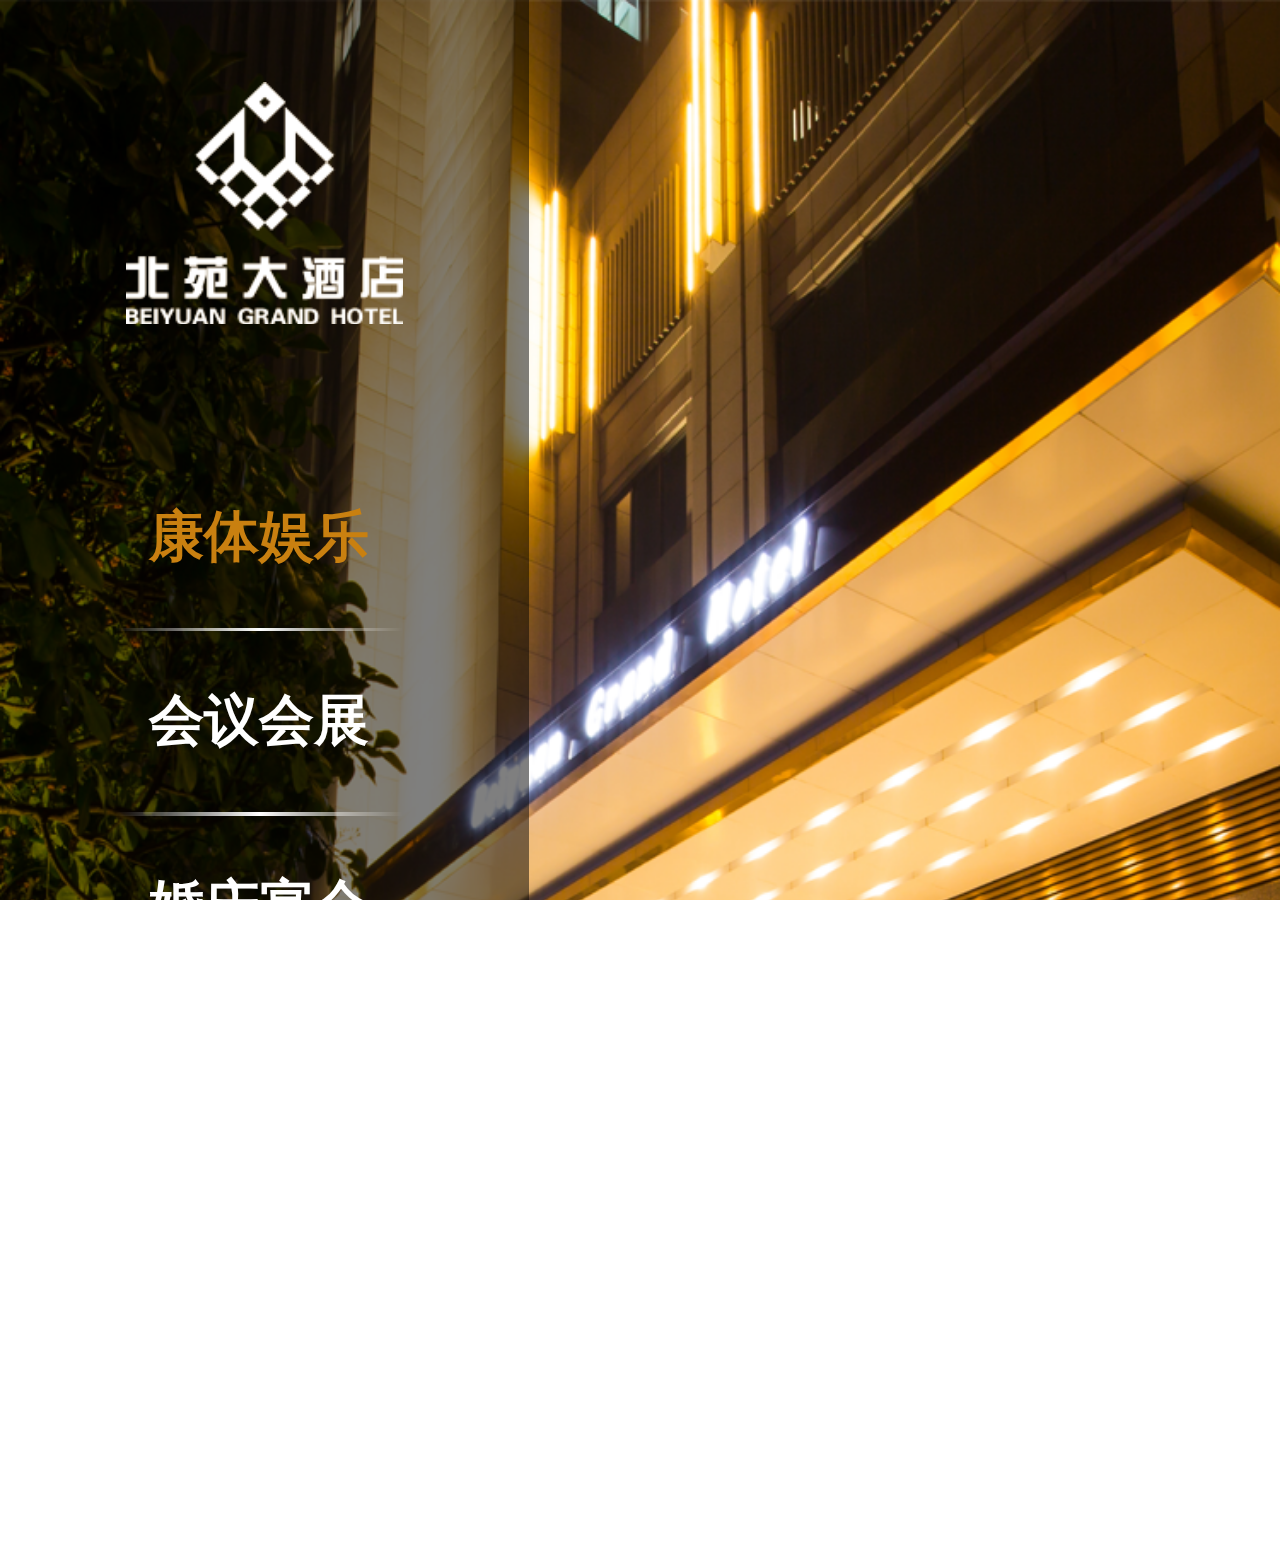
<file: beiyuanHotel/index.html>
<!DOCTYPE html>
<html lang="en">
<head>
    <meta charset="UTF-8">
    <meta name="viewport" content="width=device-width,initial-scale=1.0">
    <title>北苑大酒店</title>
    <link rel="stylesheet" href="css/style.css">
    <link rel="stylesheet" href="css/index.css">
    <script src="js/myapp.js"></script>
</head>
<body>
    <div class="indexBg">
        <div class="leftNav">
            <div class="indexLogo"></div>
            <ul>
                <li><a href="playList.html" class="active">康体娱乐</a></li>
                <li><a href="meeting.html">会议会展</a></li>
                <li><a href="marry.html">婚庆宴会</a></li>
                <li><a href="guest.html">舒适客房</a></li>
                <li><a href="foodList.html">餐饮美食</a></li>
                <li><a href="shangwubangong.html">商务办公</a></li>
            </ul>
        </div>
    </div>
</body>
</html>
</file>
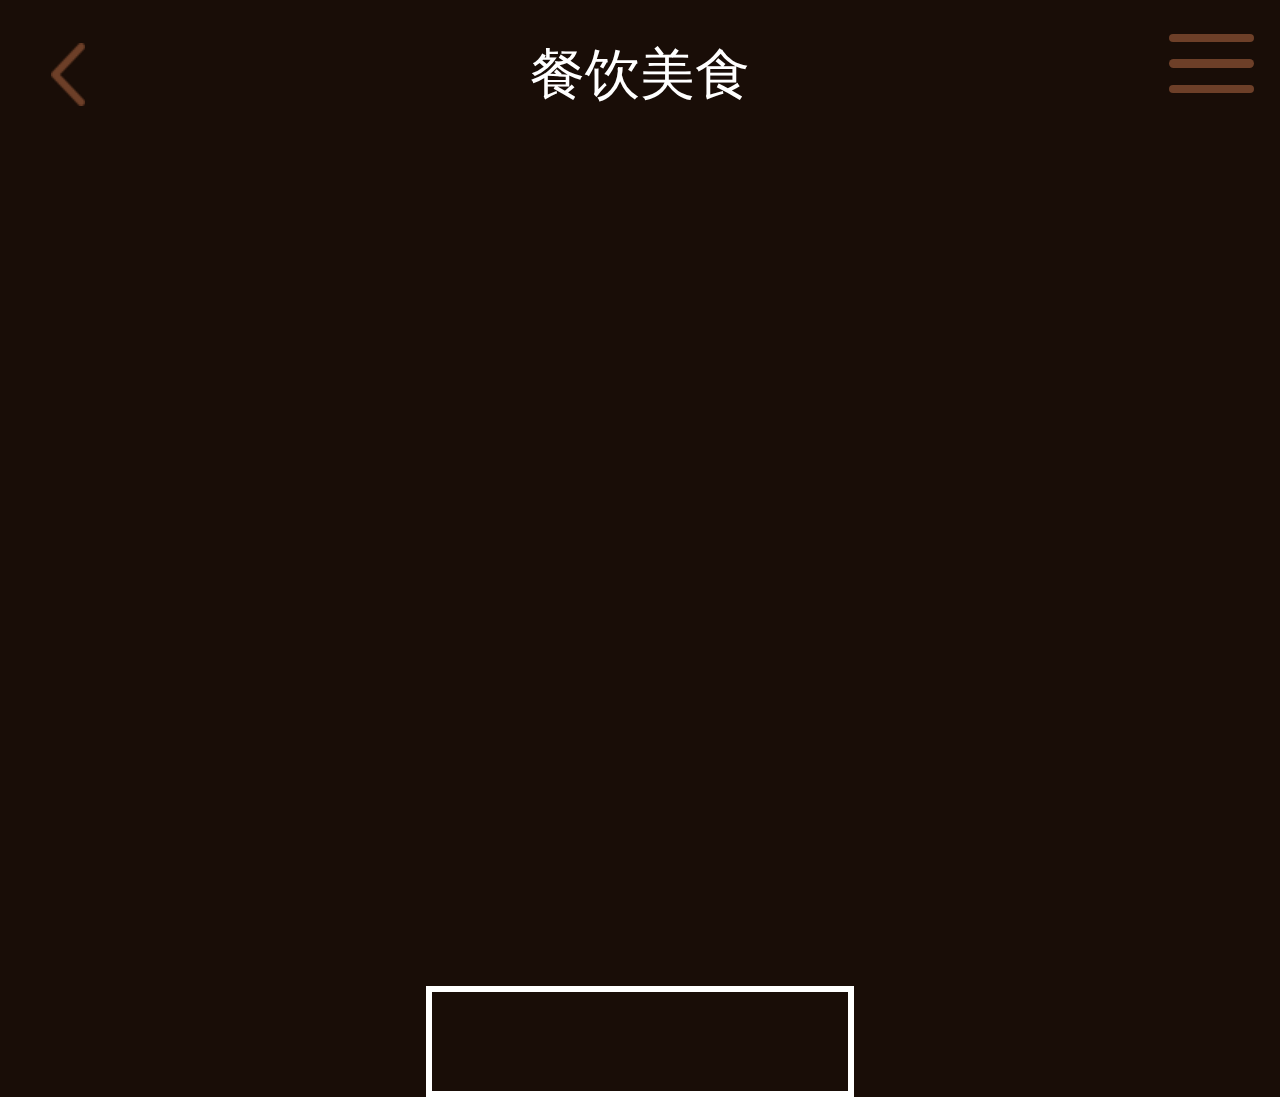
<file: beiyuanHotel/food.html>
<!DOCTYPE html>
<html lang="en">
<head>
    <meta charset="UTF-8">
    <meta name="viewport" content="width=device-width, initial-scale=1, minimum-scale=1, maximum-scale=1">
    <title>餐饮美食</title>


    <link href="css/home.css" rel="stylesheet">
    <link href="css/swiper.css" rel="stylesheet">
    <link href="css/style.css" rel="stylesheet">
    <link href="css/food.css" rel="stylesheet">
    <script src="js/swiper.min.js"></script>
    <script src="js/jquery-3.1.0.js"></script>
    <script src="js/sidebar.js"></script>
    <script src="js/food.js"></script>

</head>
<body>
    <div class="swiper-container coc_2">
        <div class="swiper-wrapper">
            <div class="swiper-slide content">
                <!--1111111111111111111111111-->
                <div class="commonHeader clearfix">
                    <div class="cBack">
                        <a href="foodList.html"><img src="images/colorArrow.png"></a>
                    </div>
                    <div class="cTitle">餐饮美食</div>
                    <div class="menu-button">
                        <div class="bar"></div>
                        <div class="bar"></div>
                        <div class="bar"></div>
                    </div>
                </div>
                <!--详情图片切换-->
                <div class="swiper-container foodPic">
                    <div class="swiper-wrapper " id="foodPic">
                        <div class="swiper-slide"></div>
                        <div class="swiper-slide"></div>
                        <div class="swiper-slide"></div>
                    </div>
                    <div class="swiper-pagination"></div>
                </div>
                <!--文字描述-->
                <h3></h3>
                <p></p>
                <p></p>
                <p></p>
                <p></p>
                <p class="foodPlace wordColor"></p>
                <p class="foodTime wordColor"></p>
                <p class="wordColor"></p>
                <p class="wordColor"></p>
                <div class="markBtn"></div>

                <!--按下预订按钮后弹出电话界面-->
                <div class="callNum">
                    <div class="number">010-84832266</div>
                    <div class="numBot">
                        <div class="remove">取消</div>
                        <div class="phone">通话</div>
                    </div>
                </div>
            </div>
            <div class="swiper-slide menu dota_loL">
                <ul>
                    <li><a href="paly/home.html" class="active">康体娱乐</a></li>
                    <li><a href="meeting.html">会议会展</a></li>
                    <li><a href="marry.html">婚庆宴会</a></li>
                    <li><a href="guest.html">舒适客房</a></li>
                    <li><a href="foodList.html">餐饮美食</a></li>
                    <li><a href="shangwubangong.html">商务办公</a></li>
                </ul>
            </div>
        </div>
    </div>
</body>
</html>
</file>
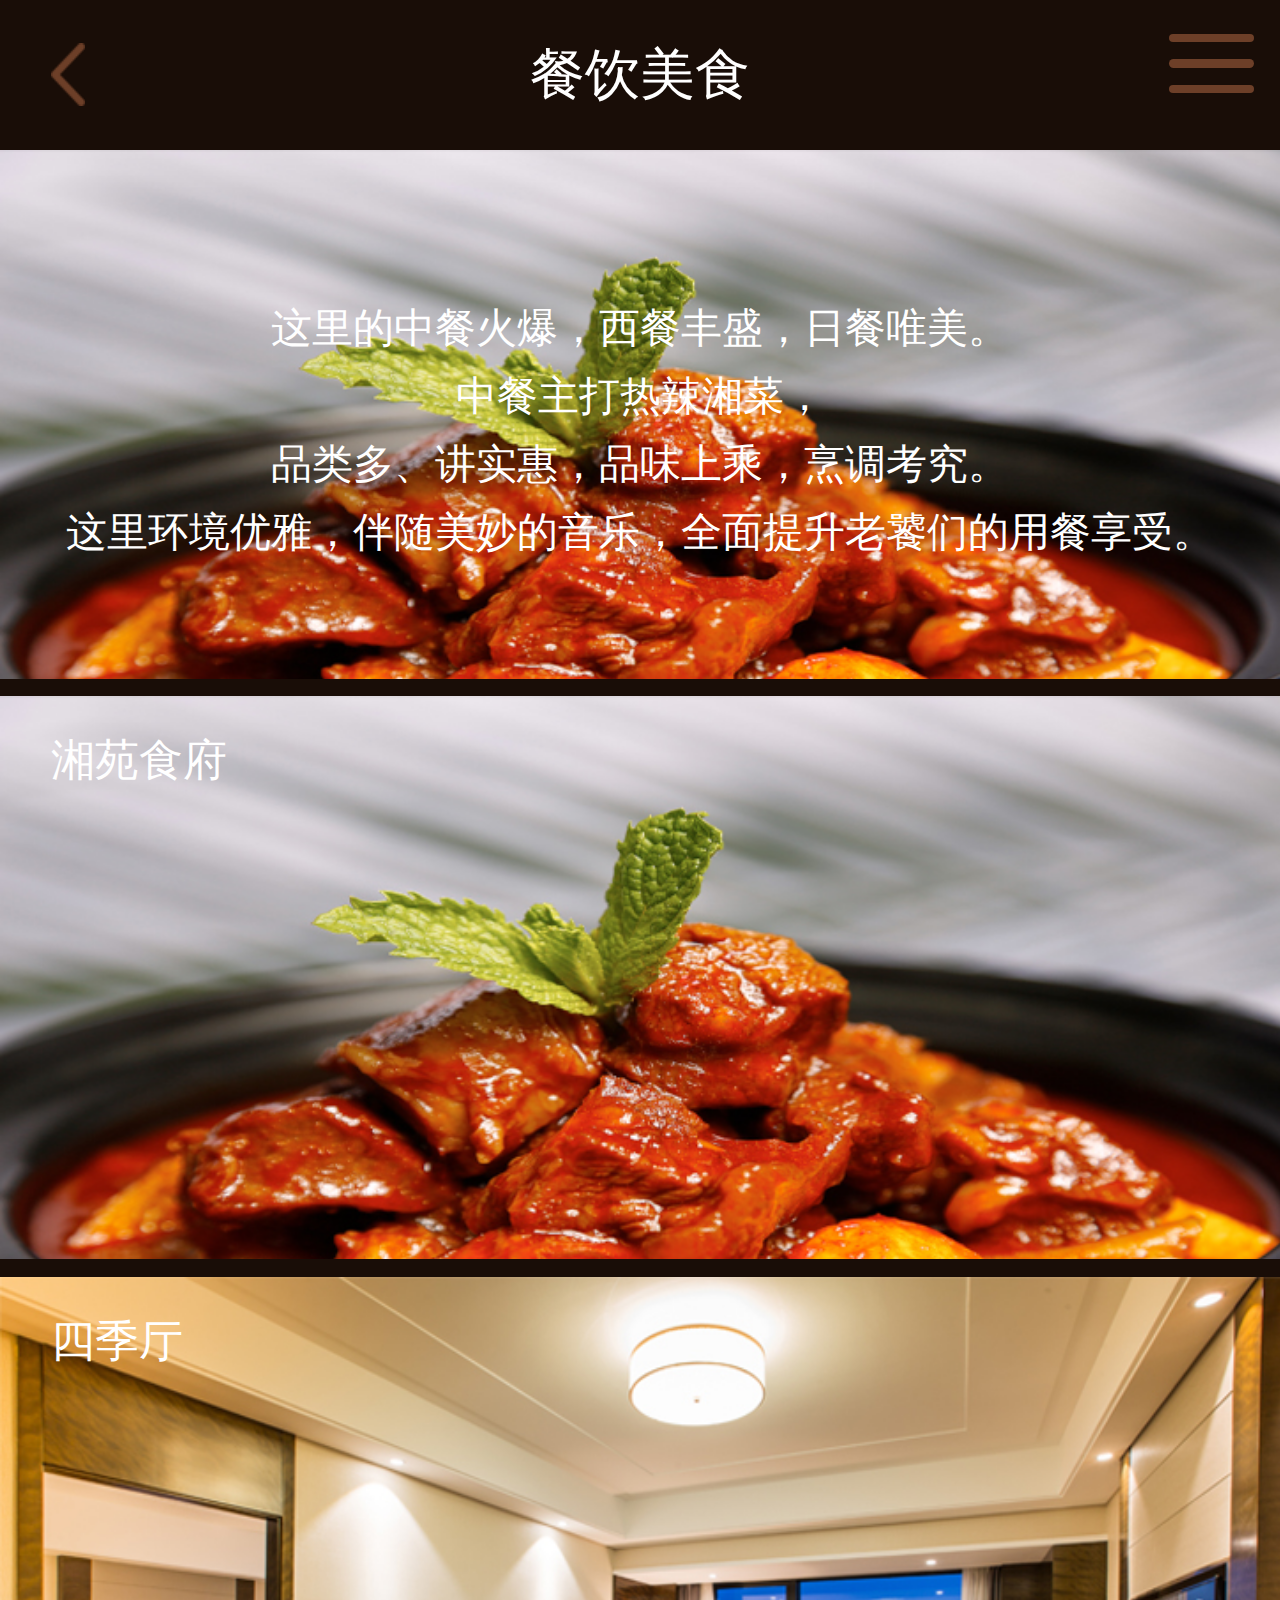
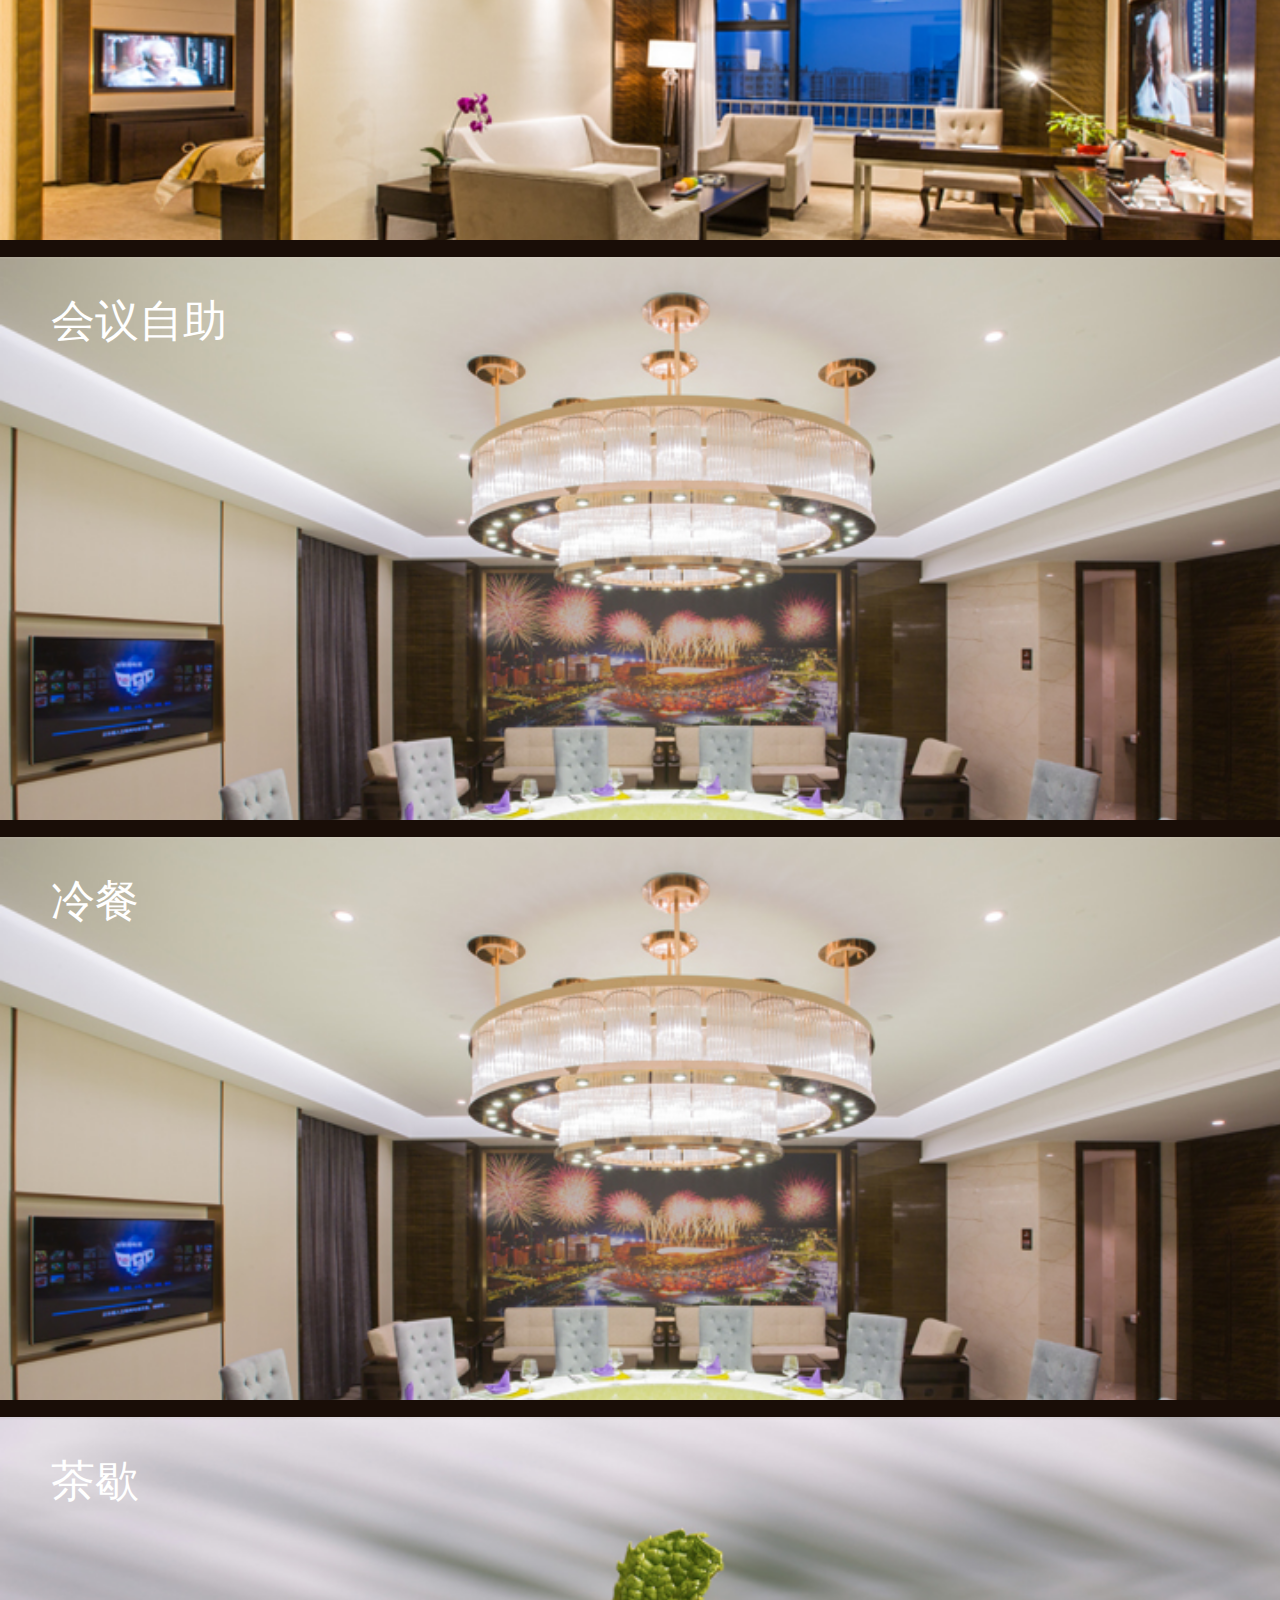
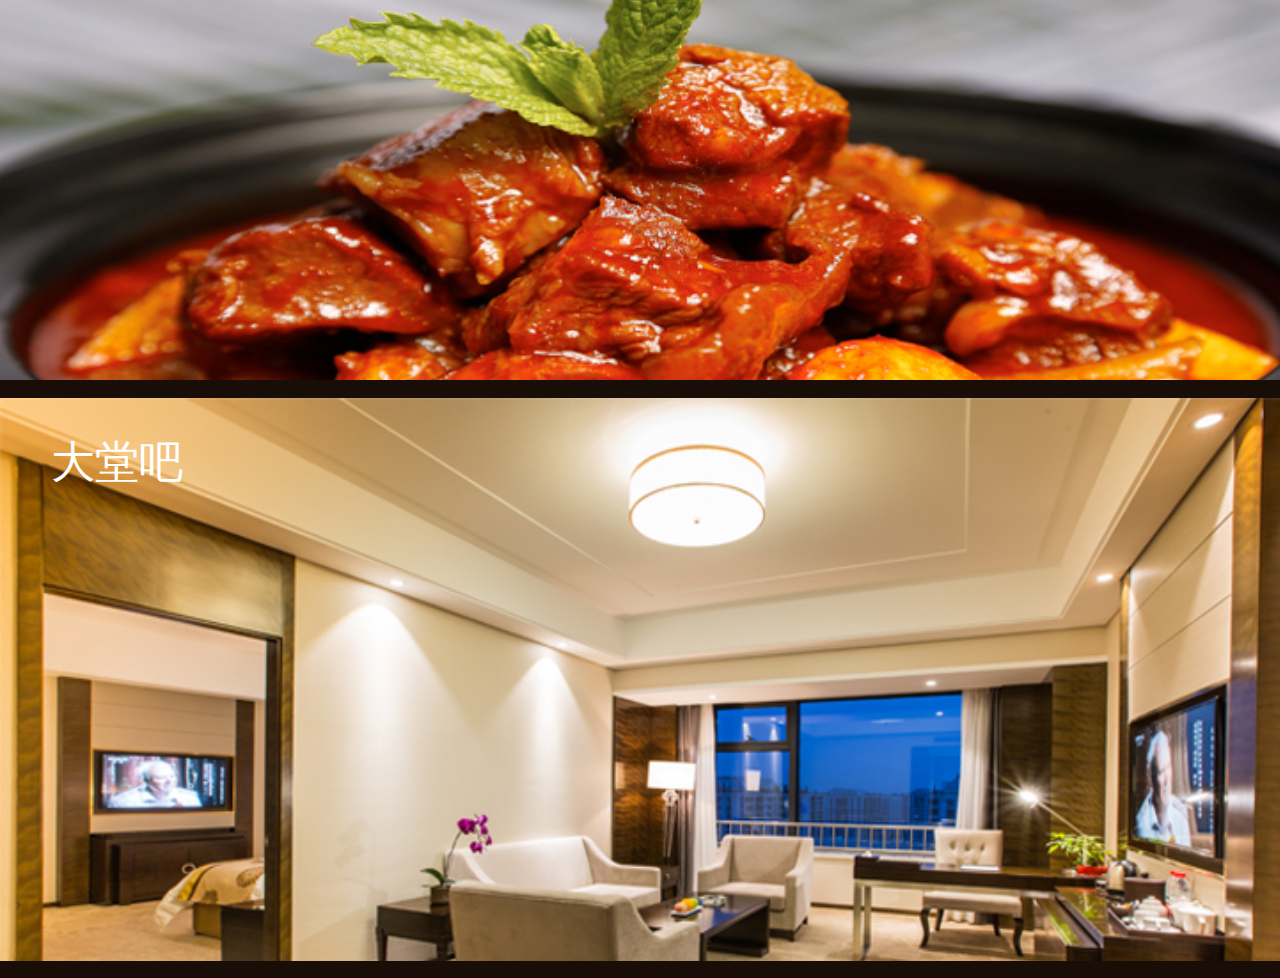
<file: beiyuanHotel/foodList.html>
<!DOCTYPE html>
<html lang="en">
<head>
    <meta charset="UTF-8">
    <meta name="viewport" content="width=device-width, initial-scale=1, minimum-scale=1, maximum-scale=1">
    <title>餐饮美食</title>
    <link href="css/style.css" rel="stylesheet" type="text/css">
    <link href="css/foodList.css" rel="stylesheet">
    <link href="css/swiper.css" rel="stylesheet">
    <script src="js/swiper.min.js"></script>
    <script src="js/jquery-3.1.0.js"></script>
    <script src="js/foodList.js"></script>

</head>
<body>
<div class="swiper-container coc_2">
    <div class="swiper-wrapper">
        <div class="swiper-slide content">
            <div class="commonHeader clearfix">
                <div class="cBack">
                    <a href="index.html"><img src="images/colorArrow.png"></a>
                </div>
                <div class="cTitle">餐饮美食</div>
                <div class="menu-button">
                    <div class="bar"></div>
                    <div class="bar"></div>
                    <div class="bar"></div>
                </div>
            </div>
            <div class="office" id="office_first">
                <div class="office_content one" >
                    <p class="other">这里的中餐火爆，西餐丰盛，日餐唯美。</p>
                    <p>中餐主打热辣湘菜，</p>
                    <p>品类多、讲实惠，品味上乘，烹调考究。</p>
                    <p>这里环境优雅，伴随美妙的音乐，全面提升老饕们的用餐享受。</p>
                </div>
            </div>
        </div>

        <div class="swiper-slide menu dota_loL">
            <ul>
                <li><a href="index.html" class="active">康体娱乐</a></li>
                <li><a href="meeting.html">会议会展</a></li>
                <li><a href="marry.html">婚庆宴会</a></li>
                <li><a href="guest.html">舒适客房</a></li>
                <li><a href="foodList.html">餐饮美食</a></li>
                <li><a href="shangwubangong.html">商务办公</a></li>
            </ul>
        </div>
    </div>
</div>
</body>
</html>
</file>
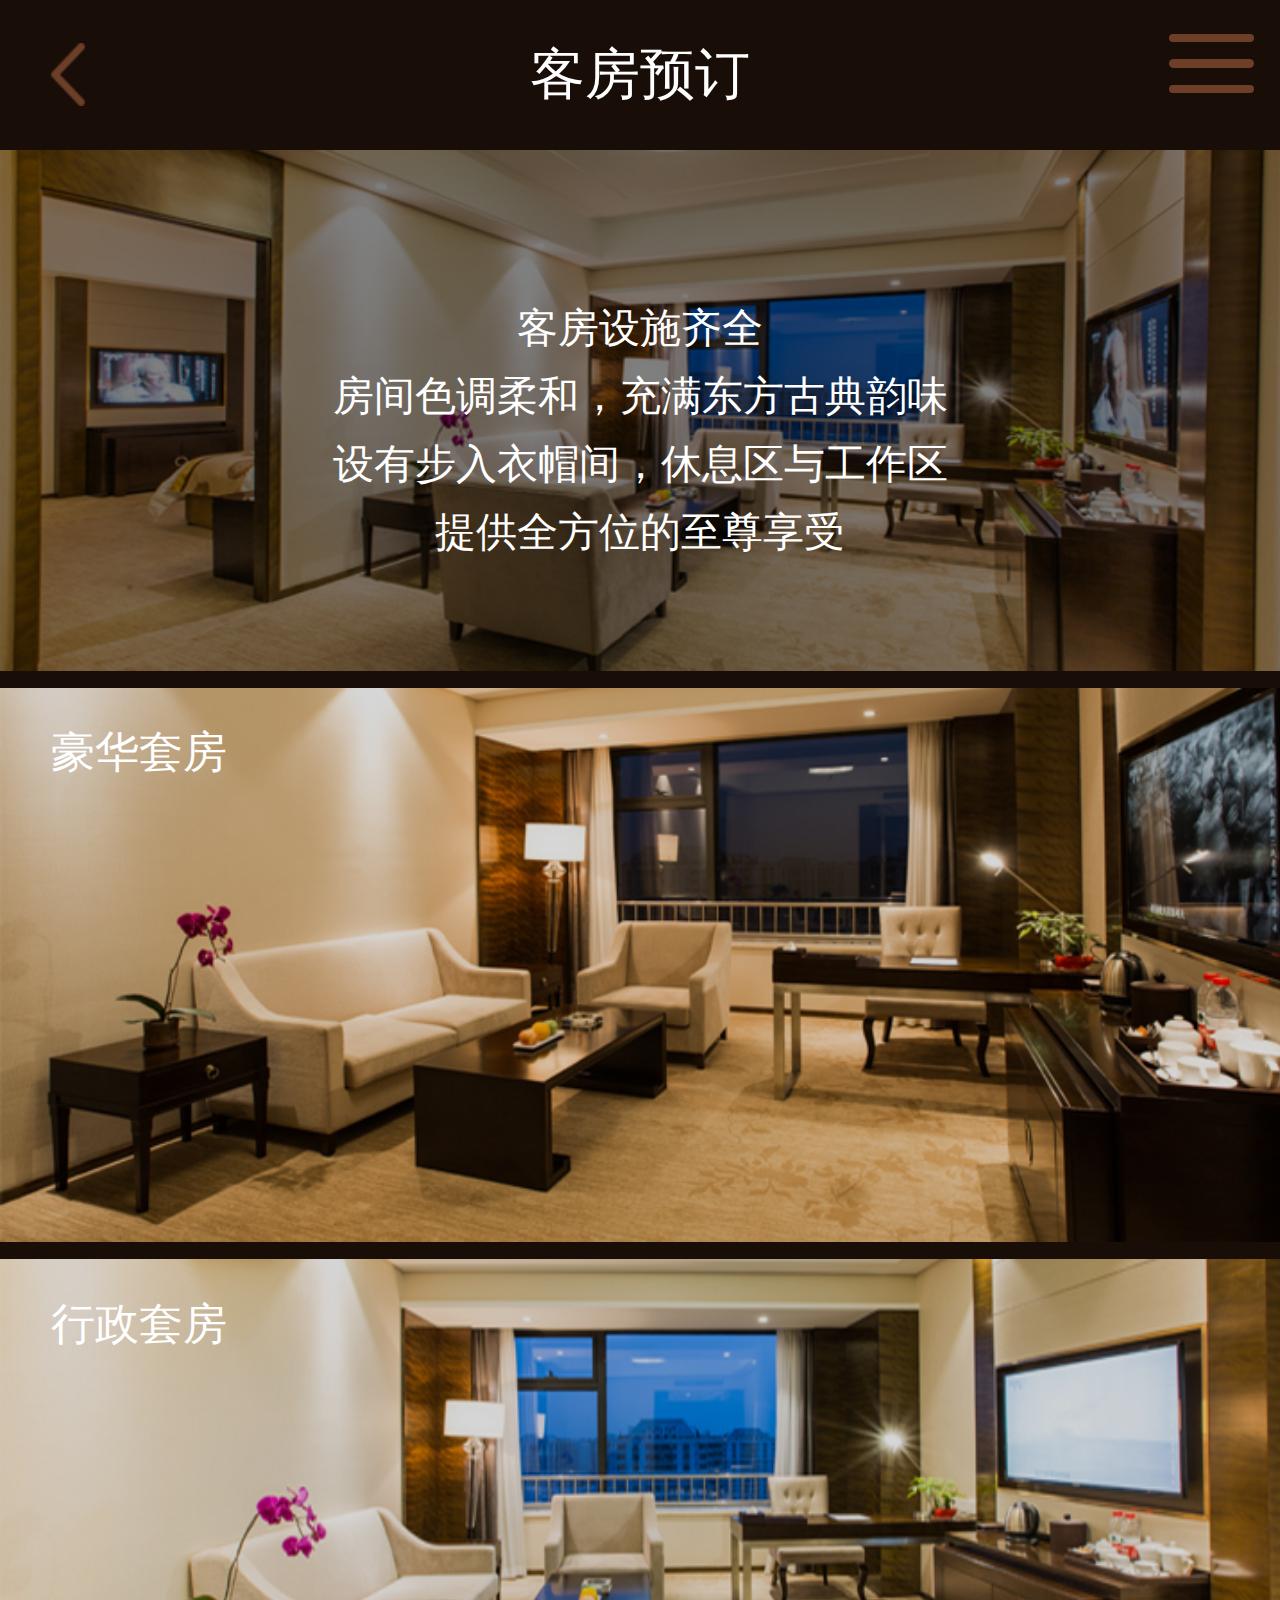
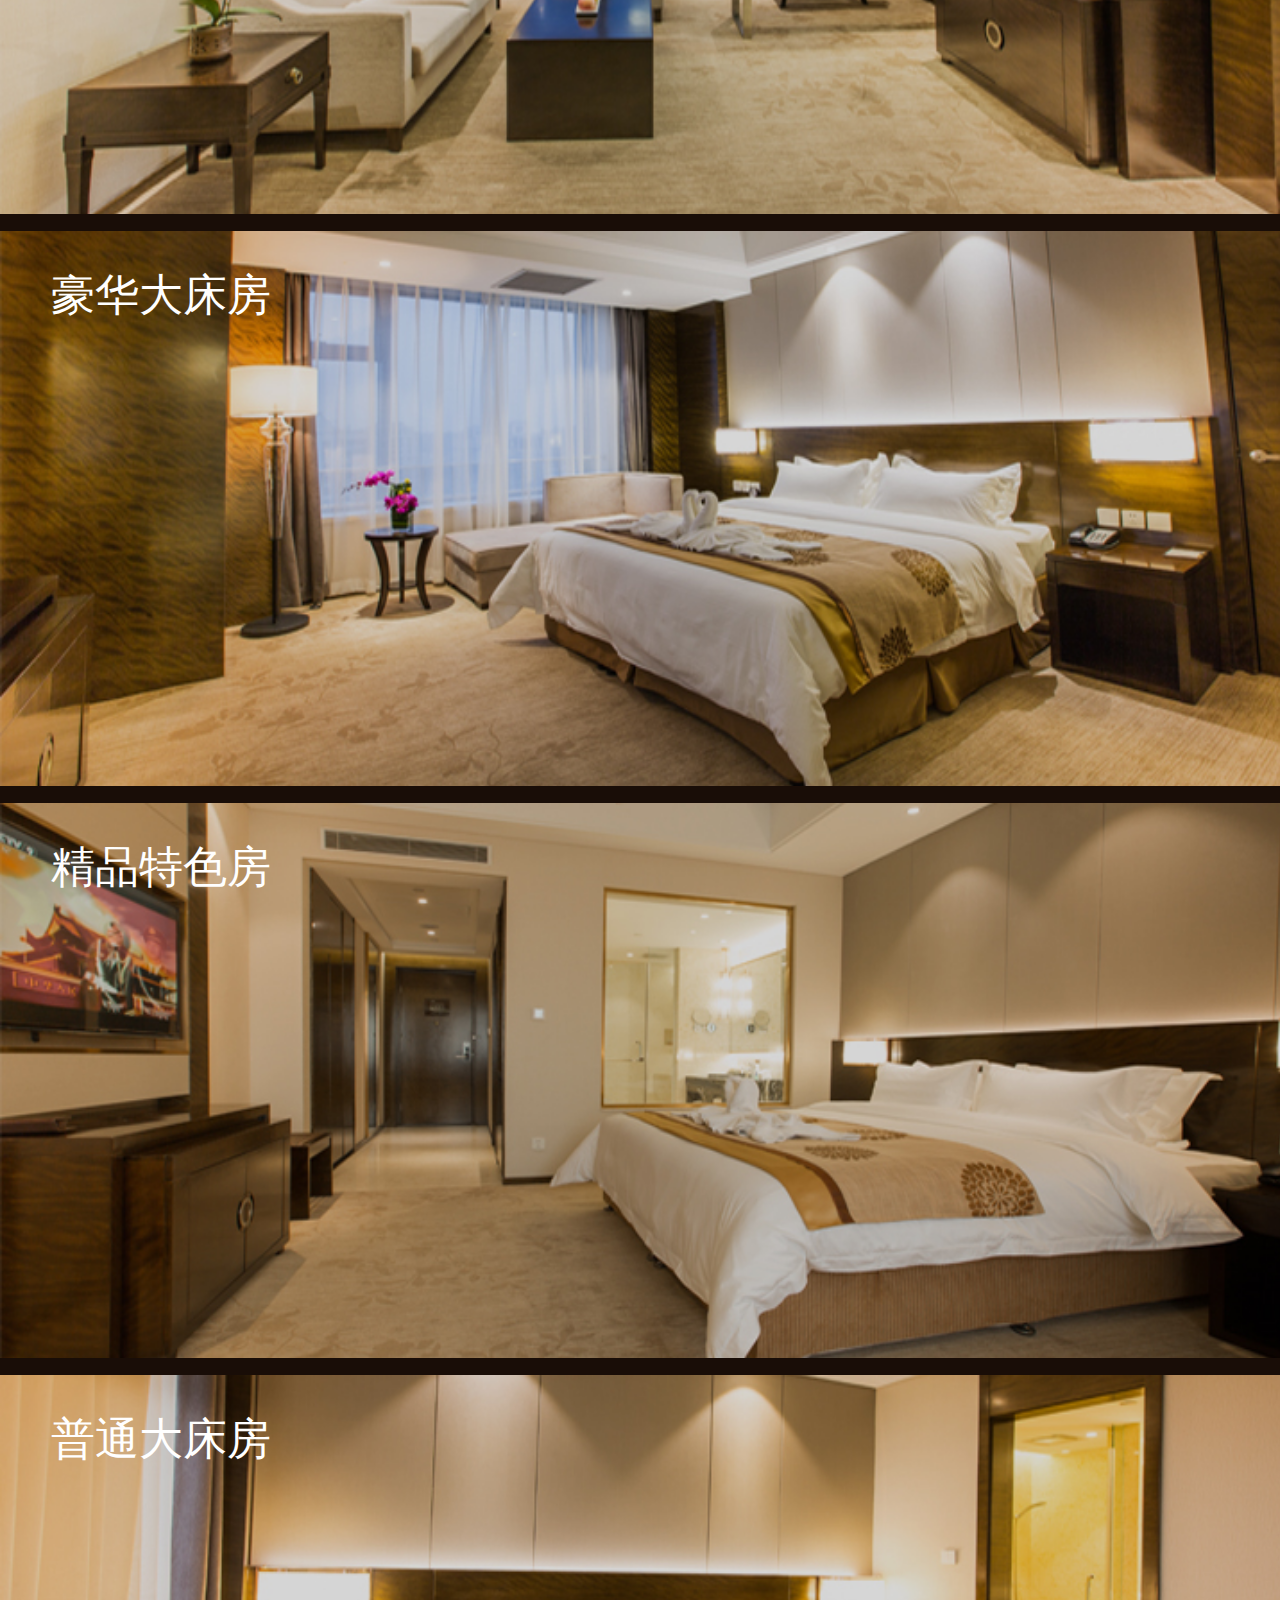
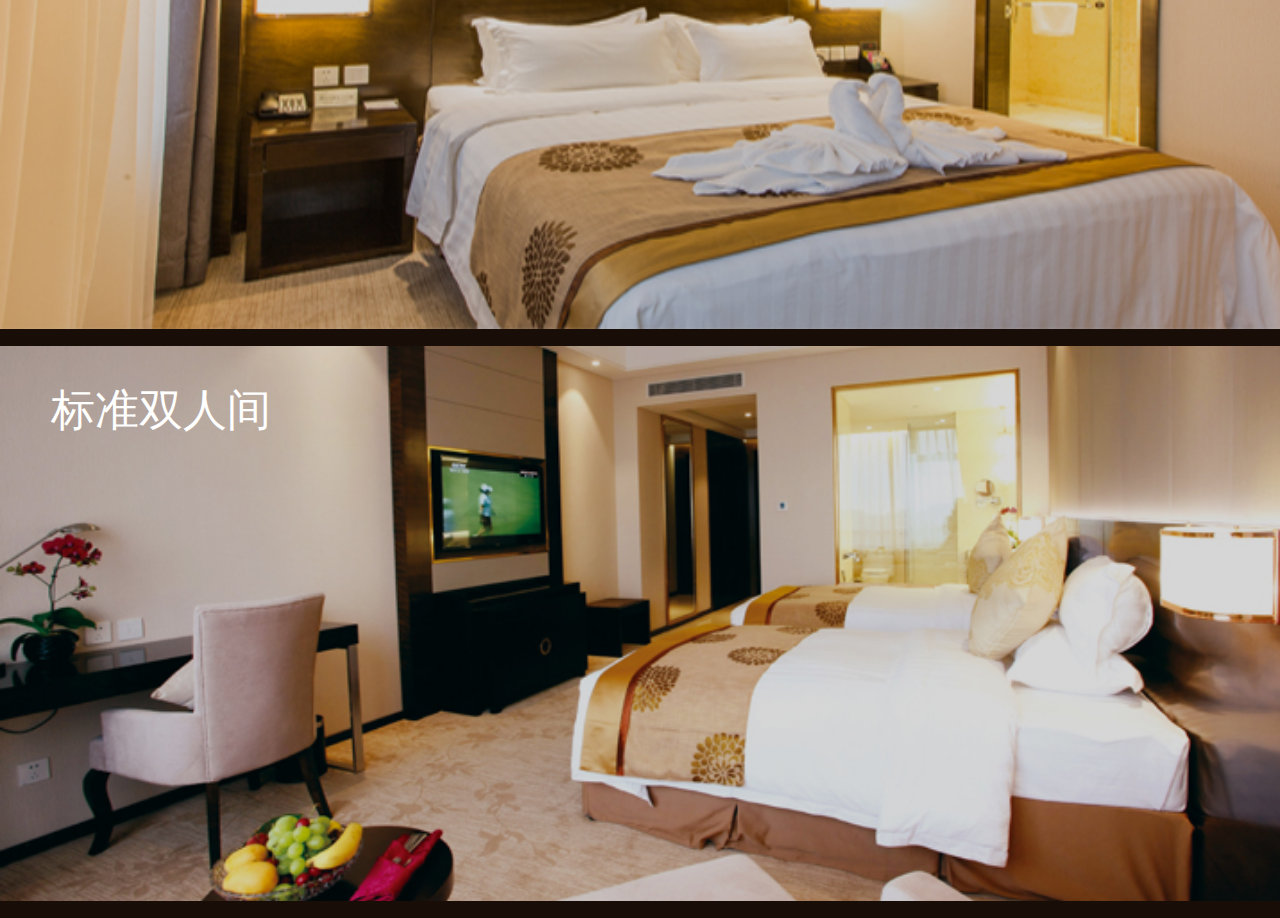
<file: beiyuanHotel/guest.html>
<!DOCTYPE html>
<html lang="en">
<head>
    <meta charset="UTF-8">
    <meta name="viewport" content="width=device-width, initial-scale=1, minimum-scale=1, maximum-scale=1">
    <link href="css/meeting.css" rel="stylesheet" type="text/css">
    <link href="css/swiper.css" rel="stylesheet" type="text/css">
    <link href="css/style.css" rel="stylesheet" type="text/css">
    <script src="js/sidebar.js"></script>
    <script src="js/swiper.min.js"></script>
    <script src="js/jquery-3.1.0.js"></script>
    <script src="js/guest.js"></script>
    <title>客房预订</title>
</head>
<body>
<div class="swiper-container coc_2">
    <div class="swiper-wrapper">
        <div class="swiper-slide content">
            <div class="commonHeader clearfix">
                <div class="cBack">
                    <a href="index.html"><img src="images/colorArrow.png"></a>
                </div>
                <div class="cTitle">客房预订</div>
                <div class="menu-button">
                    <div class="bar"></div>
                    <div class="bar"></div>
                    <div class="bar"></div>
                </div>
            </div>

            <div class="office" id="office_frist">
                <div class="office_content guest_one" >
                    <p class="other">客房设施齐全</p>
                    <p>房间色调柔和，充满东方古典韵味</p>
                    <p>设有步入衣帽间，休息区与工作区</p>
                    <p>提供全方位的至尊享受</p>
                </div>
            </div>
        </div>
        <div class="swiper-slide menu dota_loL">
            <ul>
                <li><a href="index.html" class="active">康体娱乐</a></li>
                <li><a href="meeting.html">会议会展</a></li>
                <li><a href="marry.html">婚庆宴会</a></li>
                <li><a href="guest.html">舒适客房</a></li>
                <li><a href="foodList.html">餐饮美食</a></li>
                <li><a href="shangwubangong.html">商务办公</a></li>
            </ul>
        </div>

    </div>
</div>

</body>
</html>
</file>
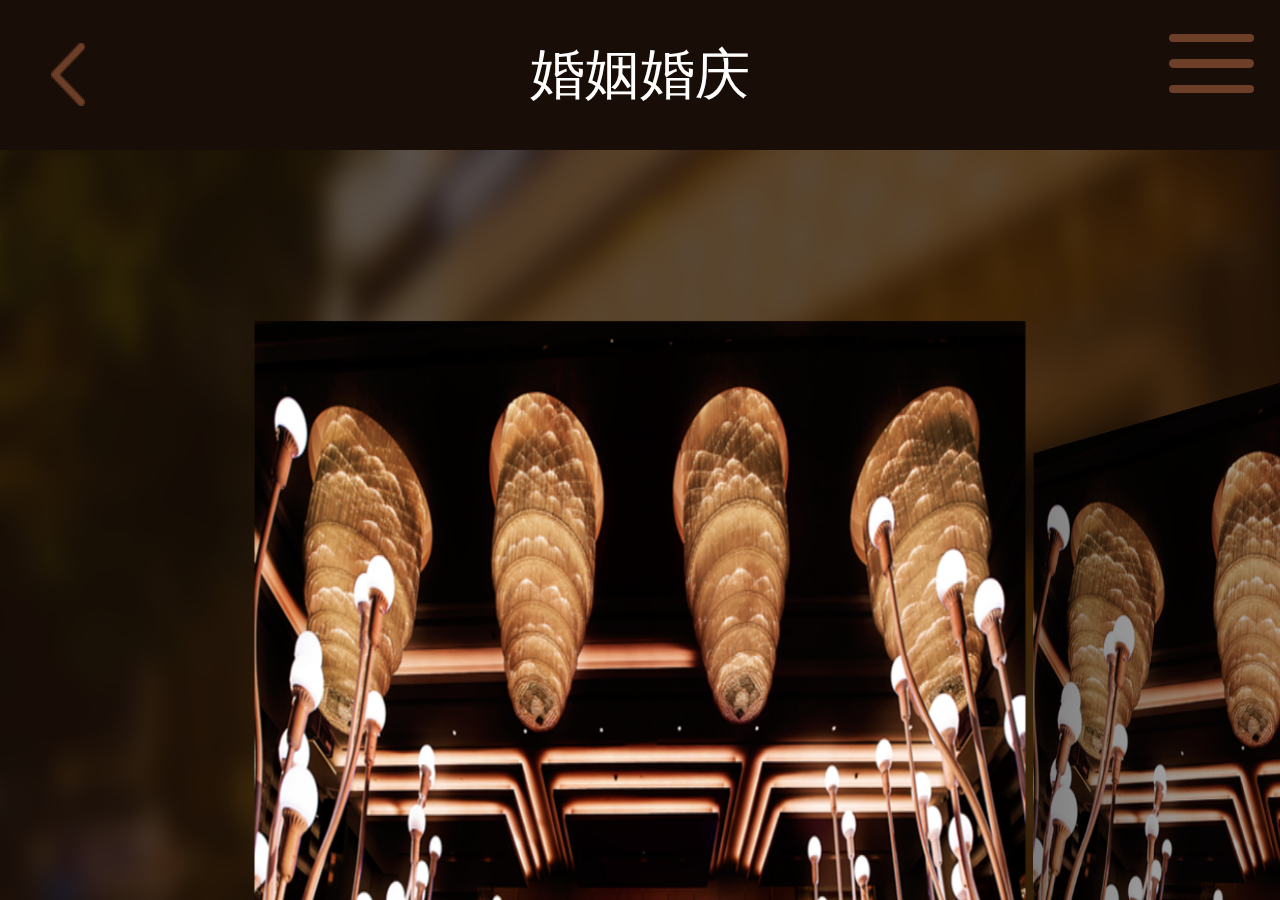
<file: beiyuanHotel/marry.html>
<!DOCTYPE html>
<html lang="en">
<head>
    <meta charset="UTF-8">
    <meta name="viewport" content="width=device-width, initial-scale=1, minimum-scale=1, maximum-scale=1">
    <link href="css/marry.css" rel="stylesheet" type="text/css">
    <link href="css/swiper.css" rel="stylesheet" type="text/css">
    <link href="css/style.css" rel="stylesheet" type="text/css">
    <script src="js/swiper.min.js"></script>
    <script src="js/marry.js"></script>

    <title>婚姻婚庆</title>
</head>
<body>
<div class="swiper-container coc_2">
    <div class="swiper-wrapper">
        <div class="swiper-slide content">
            <div class="commonHeader clearfix">
                <div class="cBack">
                    <a href="index.html"><img src="images/colorArrow.png"></a>
                </div>
                <div class="cTitle">婚姻婚庆</div>
                <div class="menu-button">
                    <div class="bar"></div>
                    <div class="bar"></div>
                    <div class="bar"></div>
                </div>
            </div>
            <div class="oBjnt">
                <div class="ccts swiper-container">
                    <div class="swiper-wrapper">
                        <div class="swiper-slide"><img src="images/marry_pic01.png" width="100%" height="100%"></div>
                        <div class="swiper-slide"><img src="images/marry_pic01.png" width="100%" height="100%"></div>
                        <div class="swiper-slide"><img src="images/marry_pic01.png" width="100%" height="100%"></div>
                        <div class="swiper-slide"><img src="images/marry_pic01.png" width="100%" height="100%"></div>
                        <div class="swiper-slide"><img src="images/marry_pic01.png" width="100%" height="100%"></div>
                        <div class="swiper-slide"><img src="images/marry_pic01.png" width="100%" height="100%"></div>
                        <div class="swiper-slide"><img src="images/marry_pic01.png" width="100%" height="100%"></div>

                    </div>
                </div>
                <p>北苑大酒店温泉水疗中心占地2万m<sup>2</sup>，</p>
                <p>拥有京城背部独具特色的露天温泉，</p>
                <p>使用地下深采温泉水源。</p>
                <p>极致个性化的服务理念与全球流行的娱乐休闲方式结合</p>
                <!--文字-->
            </div>

        </div>
        <div class="swiper-slide menu dota_loL">
            <ul>
                <li><a href="index.html" class="active">康体娱乐</a></li>
                <li><a href="meeting.html">会议会展</a></li>
                <li><a href="marry.html">婚庆宴会</a></li>
                <li><a href="guest.html">舒适客房</a></li>
                <li><a href="foodList.html">餐饮美食</a></li>
                <li><a href="shangwubangong.html">商务办公</a></li>
            </ul>
        </div>

    </div>
</div>


</body>
</html>
</file>
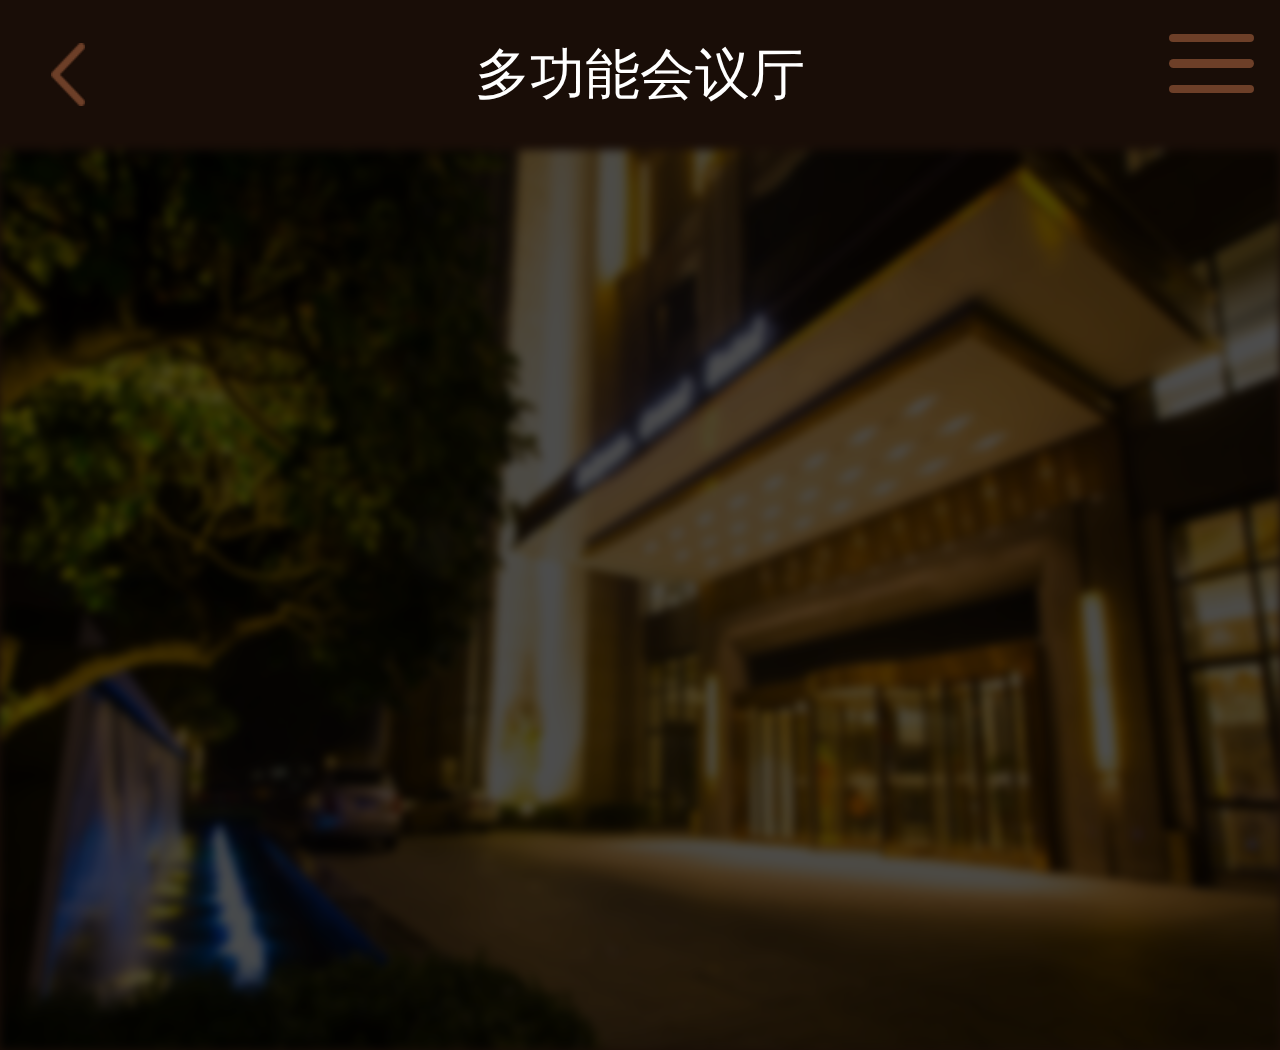
<file: beiyuanHotel/meeting-inner.html>
<!DOCTYPE html>
<html lang="en">
<head>
    <meta charset="UTF-8">
    <meta name="viewport" content="width=device-width, initial-scale=1, minimum-scale=1, maximum-scale=1">
    <link href="css/style.css" rel="stylesheet" type="text/css">
    <link href="css/meeting.css" rel="stylesheet">
    <link href="css/swiper.css" rel="stylesheet">

    <script src="js/sidebar.js"></script>
    <script src="js/swiper.min.js"></script>
    <script src="js/jquery-3.1.0.js"></script>
    <script src="js/meeting-inner.js"></script>
    <title>会议会展</title>
</head>
<body>
<div class="swiper-container coc_2">
    <div class="swiper-wrapper">
        <div class="swiper-slide content">
            <div class="commonHeader clearfix">
                <div class="cBack">
                    <a href="meeting.html"><img src="images/colorArrow.png"></a>
                </div>
                <div class="cTitle">多功能会议厅</div>
                <div class="menu-button">
                    <div class="bar"></div>
                    <div class="bar"></div>
                    <div class="bar"></div>
                </div>
            </div>
            <div class="auditorium bg-blur"></div>
            <div class="swiper-container-v">
                <div class="swiper-wrapper" id="swiperthree">
                    <!--请求数据添加到此处-->
                    <!--<div class="swiper-slide"  style="height: 7.4rem;width: 5.3rem;background: #fff !important;">
                        <div class="top">
                            <h3></h3>
                            <p class="title">面积：</p>
                            <p class="title"></p>
                            <p class="content" style="margin-top: 0.12rem"></p>
                            <p class="content"></p>
                            <p class="content"></p>
                        </div>
                        <div class="bot">
                            &lt;!&ndash;图片&ndash;&gt;
                            <div class="circle"></div>
                        </div>
                    </div>-->
                </div>
            </div>

        </div>
        <div class="swiper-slide menu dota_loL" style="z-index: 10">
            <ul>
                <li><a href="index.html" class="active">康体娱乐</a></li>
                <li><a href="meeting.html">会议会展</a></li>
                <li><a href="marry.html">婚庆宴会</a></li>
                <li><a href="guest.html">舒适客房</a></li>
                <li><a href="foodList.html">餐饮美食</a></li>
                <li><a href="shangwubangong.html">商务办公</a></li>
            </ul>
        </div>

    </div>
</div>

</body>
</html>
</file>
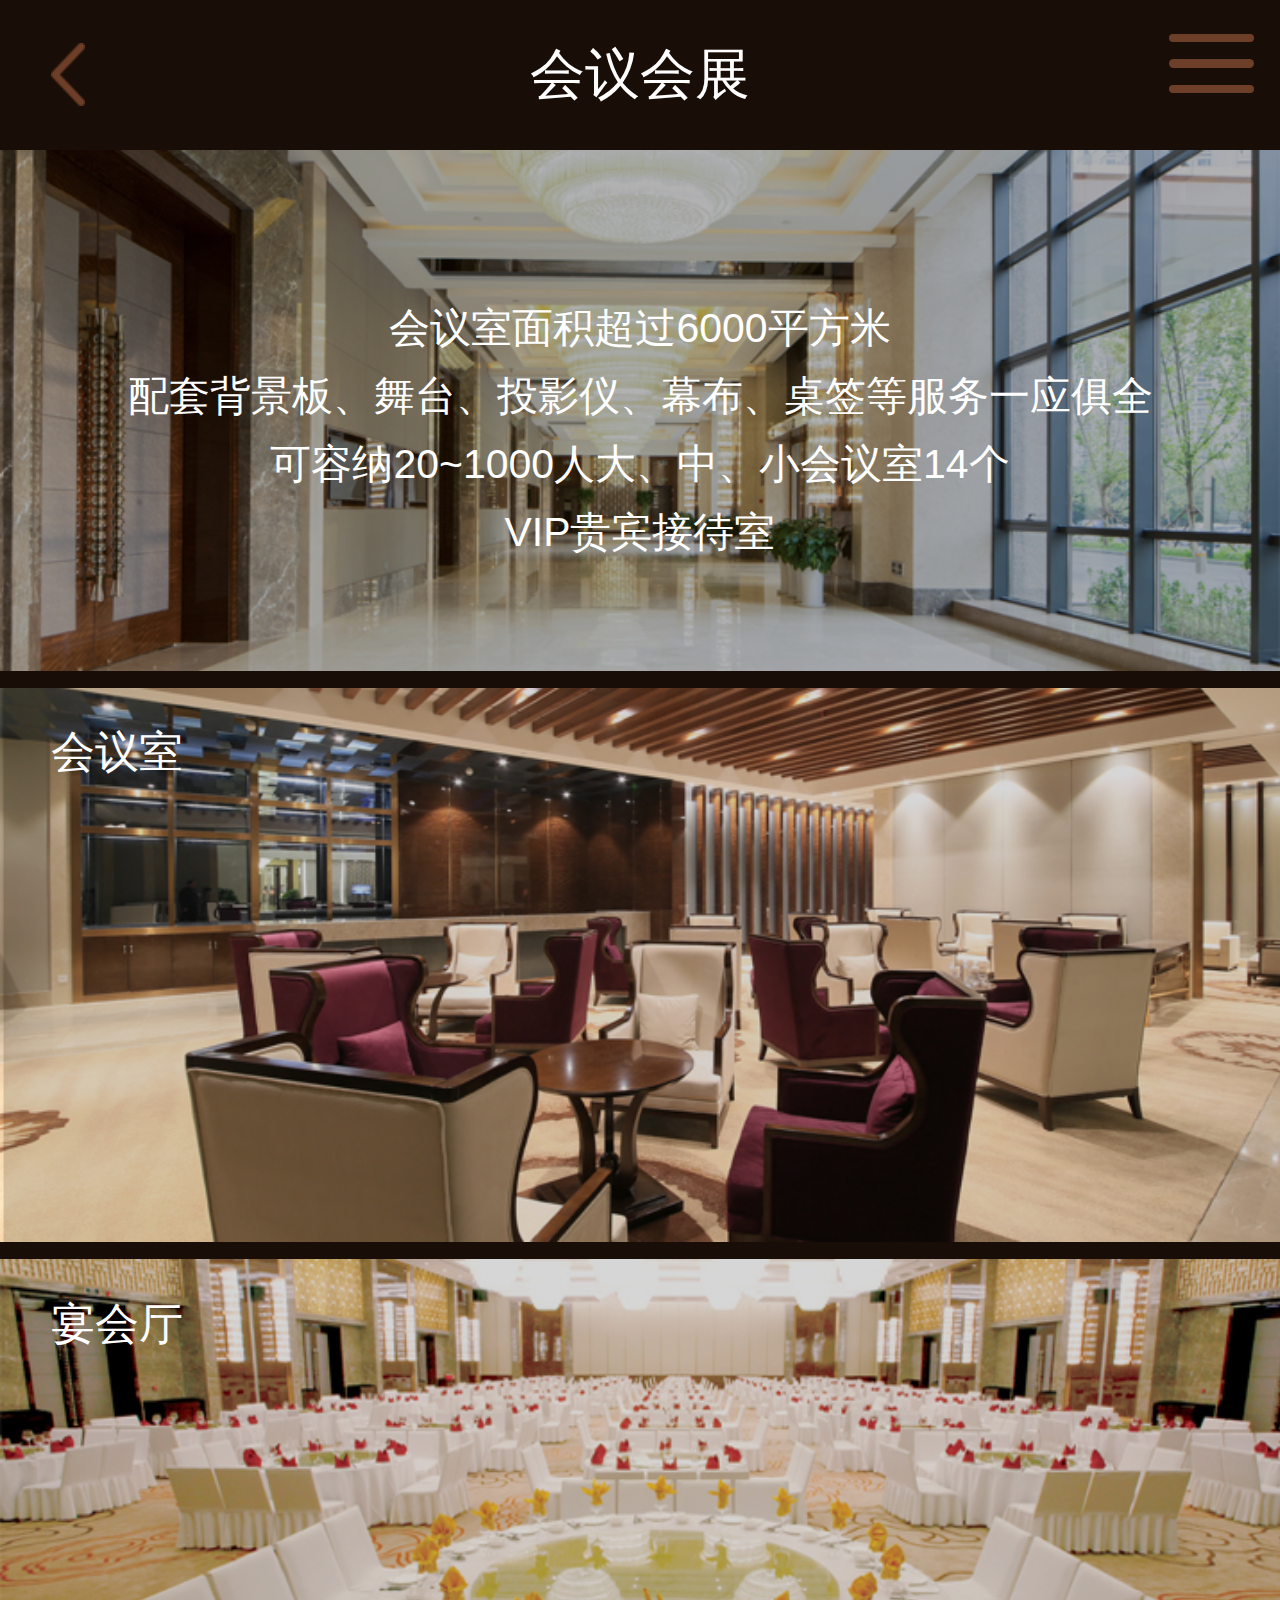
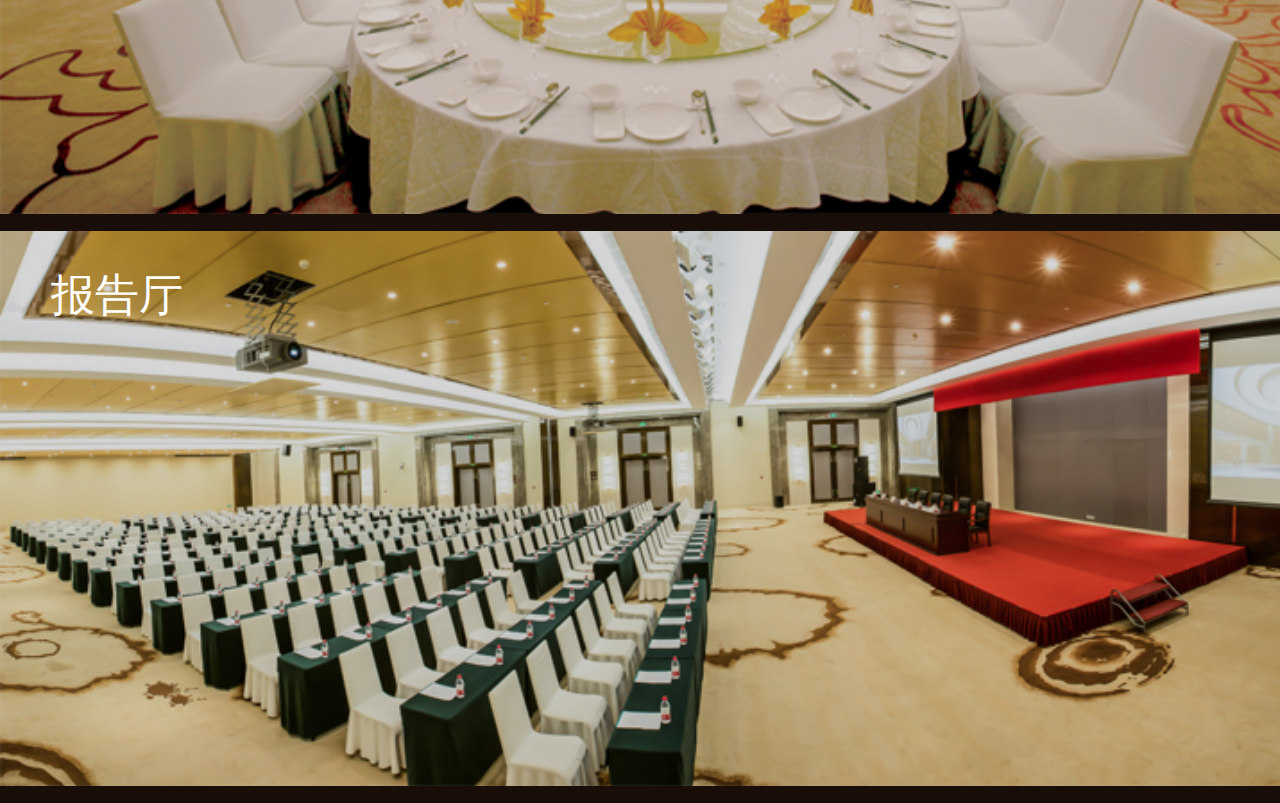
<file: beiyuanHotel/meeting.html>
<!DOCTYPE html>
<html lang="en">
<head>
    <meta charset="UTF-8">
    <meta name="viewport" content="width=device-width, initial-scale=1, minimum-scale=1, maximum-scale=1">
    <link href="css/meeting.css" rel="stylesheet" type="text/css">
    <link href="css/swiper.css" rel="stylesheet" type="text/css">
    <link href="css/style.css" rel="stylesheet" type="text/css">
    <script src="js/sidebar.js"></script>
    <script src="js/swiper.min.js"></script>
    <script src="js/jquery-3.1.0.js"></script>
    <script src="js/meeting.js"></script>
    <title>会议会展</title>
</head>
<body>
<div class="swiper-container coc_2">
    <div class="swiper-wrapper">

        <div class="swiper-slide content">
            <div class="commonHeader clearfix">
                <div class="cBack">
                    <a href="index.html"><img src="images/colorArrow.png"></a>
                </div>
                <div class="cTitle">会议会展</div>
                <div class="menu-button">
                    <div class="bar"></div>
                    <div class="bar"></div>
                    <div class="bar"></div>
                </div>
            </div>
            <div class="office" id="office_frist">
                <div class="office_content one" >
                    <p class="other">会议室面积超过6000平方米</p>
                    <p>配套背景板、舞台、投影仪、幕布、桌签等服务一应俱全</p>
                    <p>可容纳20~1000人大、中、小会议室14个</p>
                    <p>VIP贵宾接待室</p>
                </div>
            </div>
        </div>
        <div class="swiper-slide menu dota_loL">
            <ul>
                <li><a href="index.html" class="active">康体娱乐</a></li>
                <li><a href="meeting.html">会议会展</a></li>
                <li><a href="marry.html">婚庆宴会</a></li>
                <li><a href="guest.html">舒适客房</a></li>
                <li><a href="foodList.html">餐饮美食</a></li>
                <li><a href="shangwubangong.html">商务办公</a></li>
            </ul>
        </div>
    </div>
</div>

</body>
</html>
</file>
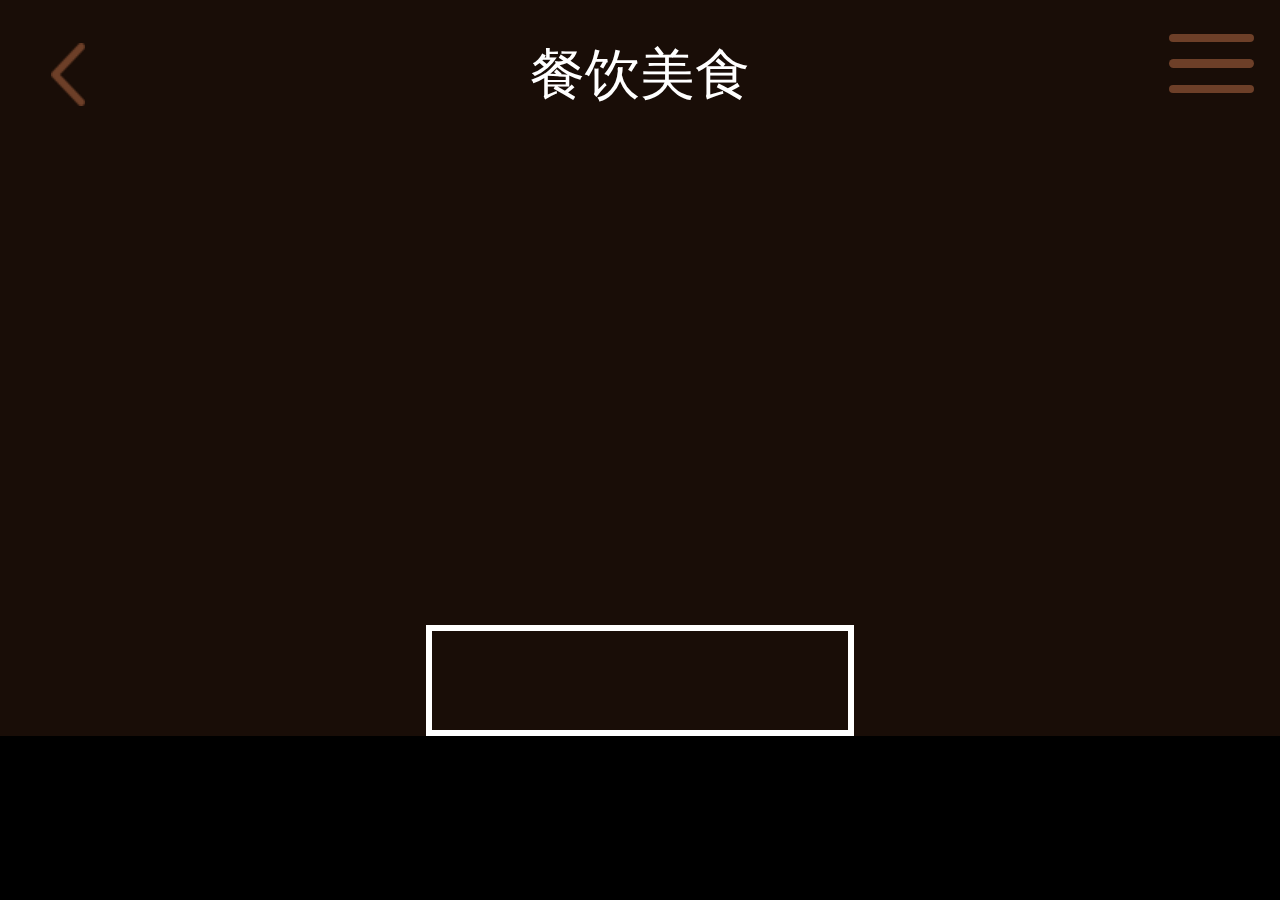
<file: beiyuanHotel/play.html>
<!DOCTYPE html>
<html lang="en">
<head>
    <meta charset="UTF-8">
    <meta name="viewport" content="width=device-width, initial-scale=1, minimum-scale=1, maximum-scale=1">
    <title>北苑健身</title>
    <link href="css/playList.css" rel="stylesheet">
    <link href="css/style.css" rel="stylesheet">
    <link href="css/swiper.css" rel="stylesheet">
    <link href="css/play.css" rel="stylesheet">
    <script src="js/jquery-3.1.0.js"></script>
    <script src="js/swiper.min.js"></script>
    <script src="js/sidebar.js"></script>
    <script src="js/play.js"></script>

</head>
<body>
<!--------------------------------->
    <div class="swiper-container coc_2">
        <div class="swiper-wrapper">
            <div class="swiper-slide content">
                <!--1111111111111111111111111-->
                <div class="commonHeader clearfix">
                    <div class="cBack">
                        <a href="playList.html"><img src="images/colorArrow.png"></a>
                    </div>
                    <div class="cTitle">餐饮美食</div>
                    <div class="menu-button">
                        <div class="bar"></div>
                        <div class="bar"></div>
                        <div class="bar"></div>
                    </div>
                </div>
                <!--详情图片切换-->
                <div class="pic swiper-container">
                    <div class="swiper-wrapper" id="playPicList">
                        <div class="swiper-slide"></div>
                        <div class="swiper-slide"></div>
                    </div>
                    <div class="swiper-pagination"></div>
                </div>
                <!--文字描述-->
                <h3></h3>
                <p></p>
                <p></p>
                <p></p>
                <p></p>
                <div class="markBtn"></div>
                <!--按下预订按钮后弹出电话界面-->
                <div class="callNum">
                    <div class="number">010-84832266</div>
                    <div class="numBot">
                        <div class="remove">取消</div>
                        <div class="phone">通话</div>
                    </div>
                </div>
            </div>
            <div class="swiper-slide menu dota_loL">
                <ul>
                    <li><a href="index.html" class="active">康体娱乐</a></li>
                    <li><a href="meeting.html">会议会展</a></li>
                    <li><a href="marry.html">婚庆宴会</a></li>
                    <li><a href="guest.html">舒适客房</a></li>
                    <li><a href="foodList.html">餐饮美食</a></li>
                    <li><a href="shangwubangong.html">商务办公</a></li>
                </ul>
            </div>
        </div>
    </div>



</body>
</html>
</file>
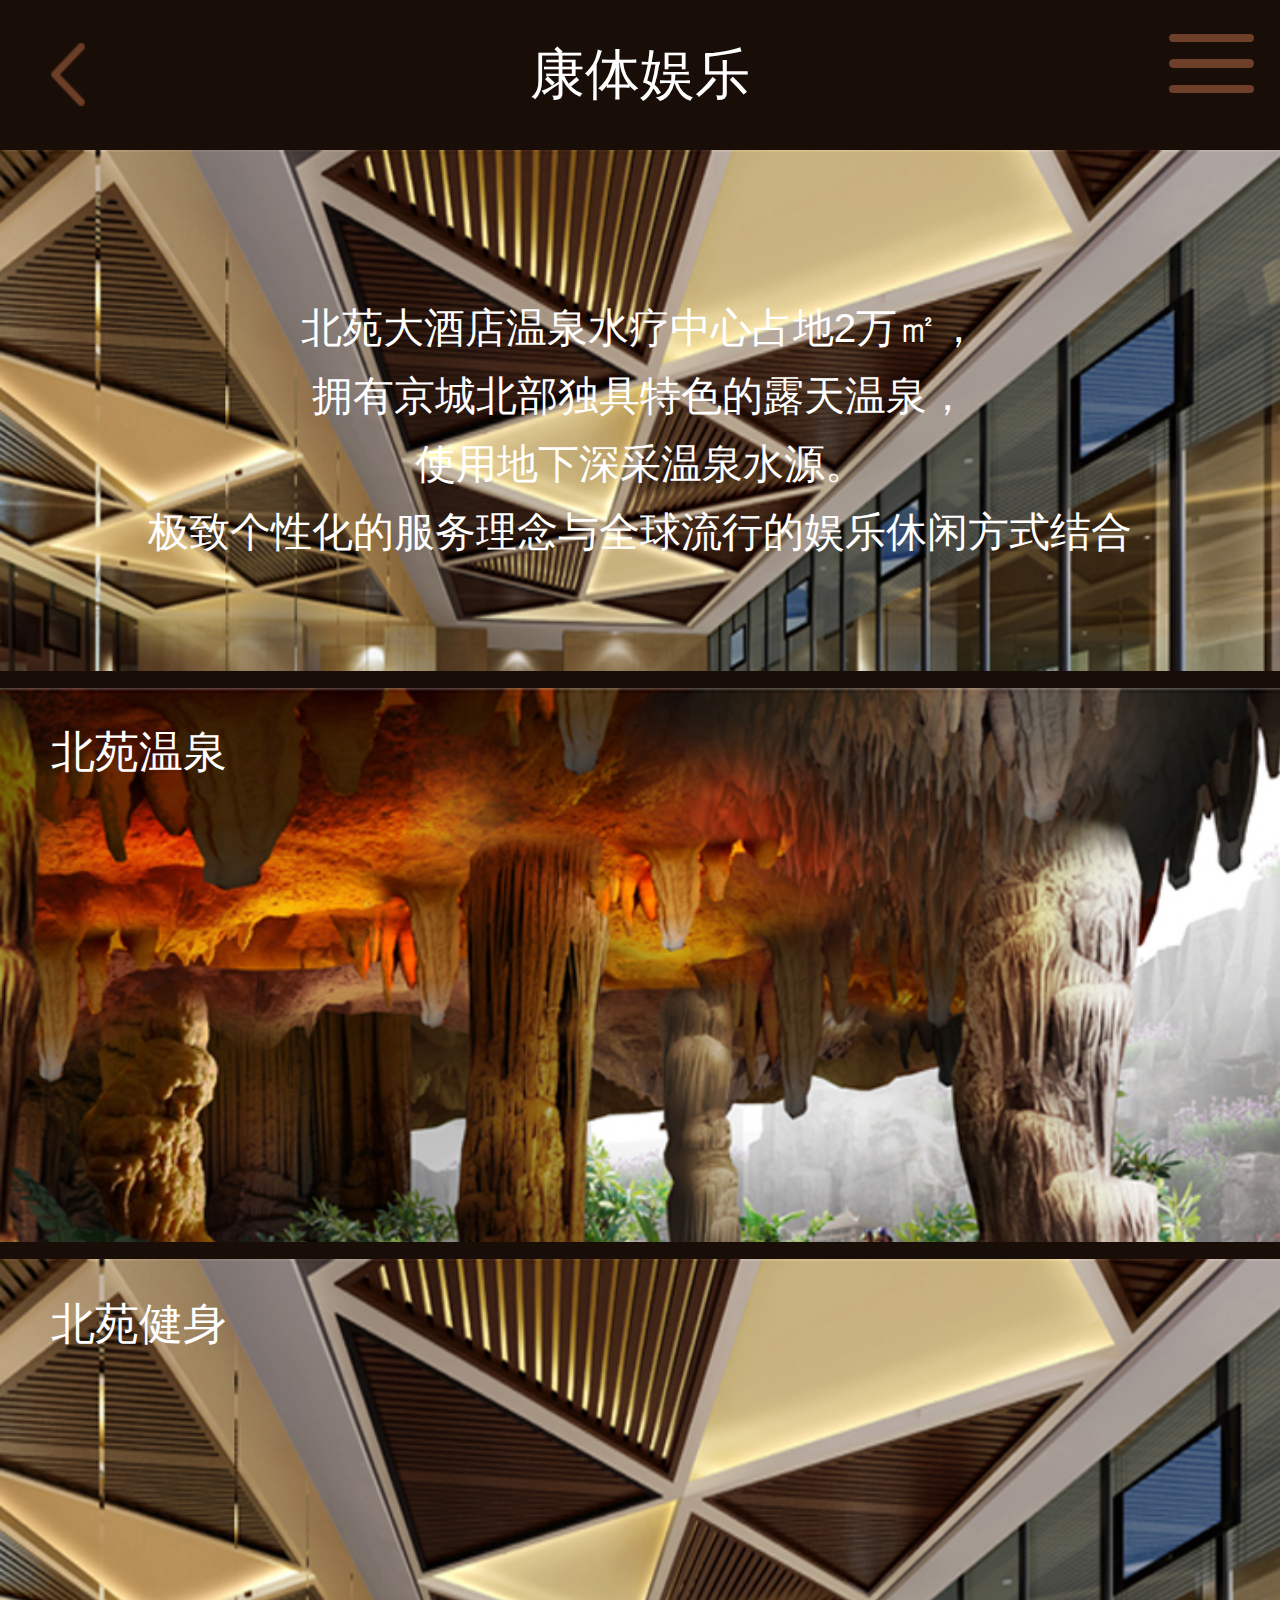
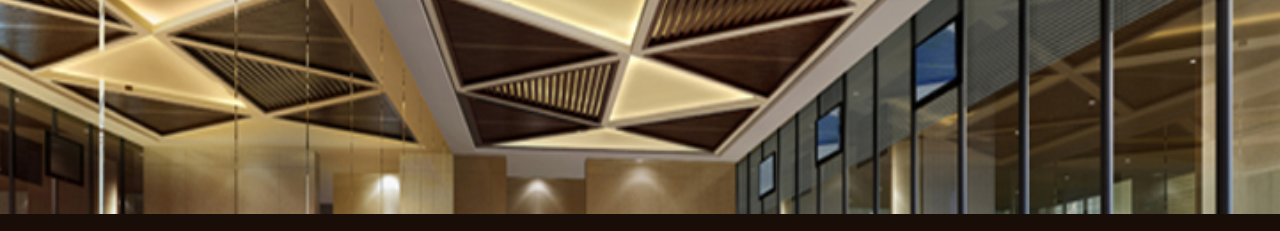
<file: beiyuanHotel/playList.html>
<!DOCTYPE html>
<html lang="en">
<head>
    <meta charset="UTF-8">
    <meta name="viewport" content="width=device-width, initial-scale=1, minimum-scale=1, maximum-scale=1">
    <link href="css/style.css" rel="stylesheet" type="text/css">
    <link href="css/playList.css" rel="stylesheet">
    <link href="css/swiper.css" rel="stylesheet">

    <script src="js/swiper.min.js"></script>
    <script src="js/sidebar.js"></script>
    <script src="js/jquery-3.1.0.js"></script>
    <script src="js/playList.js"></script>
    <title>康体娱乐</title>
</head>
<body style="background-color: #190d07;">
<div class="swiper-container coc_2">
    <div class="swiper-wrapper">

        <div class="swiper-slide content">
            <div class="commonHeader clearfix">
                <div class="cBack">
                    <a href="index.html"><img src="images/colorArrow.png"></a>
                </div>
                <div class="cTitle">康体娱乐</div>
                <div class="menu-button">
                    <div class="bar"></div>
                    <div class="bar"></div>
                    <div class="bar"></div>
                </div>
            </div>

            <div class="office" id="office_frist">
                <div class="office_content one" >
                    <p class="other">北苑大酒店温泉水疗中心占地2万㎡，</p>
                    <p>拥有京城北部独具特色的露天温泉，</p>
                    <p>使用地下深采温泉水源。</p>
                    <p>极致个性化的服务理念与全球流行的娱乐休闲方式结合</p>
                </div>
            </div>
        </div>
        <div class="swiper-slide menu dota_loL">
            <ul>
                <li><a href="index.html" class="active">康体娱乐</a></li>
                <li><a href="meeting.html">会议会展</a></li>
                <li><a href="marry.html">婚庆宴会</a></li>
                <li><a href="guest.html">舒适客房</a></li>
                <li><a href="foodList.html">餐饮美食</a></li>
                <li><a href="shangwubangong.html">商务办公</a></li>
            </ul>
        </div>
    </div>
</div>

</body>
</html>
</file>
<file: beiyuanHotel/css/style.css>
/*样式预设*/
* {
  margin: 0;
  padding: 0;
}
a {
  text-decoration: none;
  outline: none;
}
img {
  border: none;
  vertical-align: top;
}
input {
  border: none;
  outline: none;
}
textarea {
  resize: none;
}
li {
  list-style: none;
}
/*清理浮动*/
.clearfix:after {
  content: "200B";
  display: block;
  height: 0;
  font-size: 0;
  clear: both;
}
.clearfix {
  *zoom: 1;
}
/*ie6双倍边距兼容；块级元素：float+margin*/
.fl {
  float: left;
  _display: inline;
}
.fr {
  float: right;
  _display: inline;
}
/*属性：值/9;ie浏览器；*属性：值 ie6/7，_ie6*/
i,
em {
  font-style: normal;
}
html,
body {
  width: 100%;
  height: 100%;
}
.dota_loL ul {
  width: 1.68rem;
  position: absolute;
  left: 0.68rem;
  top: 2.62rem;
}
.dota_loL ul li {
  line-height: 1.06rem;
  font-size: 0.32rem;
  text-align: center;
  padding-bottom: 0.02rem;
  position: relative;
  font-weight: bold;
  font-family: "苹方";
}
.dota_loL ul li:after {
  content: "";
  display: block;
  width: 1.68rem;
  height: 0.02rem;
  position: absolute;
  bottom: 0;
  left: 0;
  background-image: linear-gradient(to right, rgba(255, 255, 255, 0), #ffffff, rgba(255, 255, 255, 0));
}
.dota_loL ul li a {
  color: #fff;
}
</file>
<file: beiyuanHotel/css/index.css>
.indexBg {
  width: 100%;
  height: 100%;
  background: url("../images/index_bg.png") no-repeat;
  background-size: cover;
}
.indexBg .leftNav {
  width: 41.33333333%;
  height: 100%;
  background-color: rgba(0, 0, 0, 0.5);
  position: relative;
}
.indexBg .leftNav .indexLogo {
  width: 1.62rem;
  height: 1.42rem;
  left: 0.74rem;
  top: 0.48rem;
  background: url("../images/indexLogo.png") no-repeat;
  background-size: cover;
  position: absolute;
}
.leftNav ul {
  width: 1.68rem;
  position: absolute;
  left: 0.68rem;
  top: 2.62rem;
}
.leftNav ul li {
  line-height: 1.06rem;
  font-size: 0.32rem;
  text-align: center;
  padding-bottom: 0.02rem;
  position: relative;
  font-weight: bold;
  font-family: "苹方";
}
.leftNav ul li:after {
  content: "";
  display: block;
  width: 1.68rem;
  height: 0.02rem;
  position: absolute;
  bottom: 0;
  left: 0;
  background-image: linear-gradient(to right, rgba(255, 255, 255, 0), #ffffff, rgba(255, 255, 255, 0));
}
.leftNav ul li a {
  color: #fff;
}
.leftNav ul li a:active {
  color: #C98010;
}
.leftNav ul li .active {
  color: #C98010;
}
</file>
<file: beiyuanHotel/css/home.css>
html,
body {
  position: relative;
  height: 100%;
}
body,
h1,
h2,
h3,
h4,
h5,
h6,
p,
ul,
li,
dt,
dd,
dl,
input {
  margin: 0;
  padding: 0;
}
ul {
  list-style: none;
}
a {
  text-decoration: none;
}
input,
img {
  border: none;
}
i {
  font-style: normal;
}
.clearfix:after {
  content: "200B";
  height: 0;
  font-size: 0;
  display: block;
  clear: both;
}
body {
  background: #eee;
  font-family: Helvetica Neue, Helvetica, Arial, sans-serif;
  font-size: 0.14rem;
  color: #000;
  margin: 0;
  padding: 0;
}
.swiper-container {
  width: 100%;
}
.swiper-slide {
  text-align: center;
  background: #190d07 !important;
  color: #fff !important;
  font-size: .32rem;
}
.menu {
  min-width: 1rem;
  width: 70%;
  max-width: 3.2rem;
  background-color: #2C8DFB;
  color: #fff;
}
.content {
  width: 100%;
}
.office {
  width: 100%;
}
.office .office_content {
  width: 100%;
  height: 3.05rem;
  margin-bottom: 0.1rem;
  text-align: center;
  display: block;
}
.office .office_content p {
  line-height: 0.40rem;
  font-size: 0.24rem;
  color: #fff;
}
.commonHeader {
  height: .88rem;
  width: 100%;
  line-height: .88rem;
  background: #190d07;
  color: #fff ;
  position: relative;
}
.commonHeader .cBack a {
  line-height: .88rem;
}
.commonHeader .cBack a img {
  width: .2rem;
  height: .37rem;
  float: left;
  margin-top: .25rem;
  margin-left: 0.3rem;
}
.office .one {
  background: url("../images/play01.jpg");
  background-size: cover;
}
.office a {
  background-size: cover !important;
  font-size: 0.26rem;
  text-align: start !important;
  padding-top: 0.2rem;
  padding-left: 0.3rem;
  color: #fff !important;
}
.office .office_content .other {
  padding-top: 0.84rem;
}
.cTitle {
  position: absolute;
  top: 0;
  bottom: 0;
  right: 0;
  left: 0;
  margin: auto;
  font-size: .32rem;
  width: 3rem;
}
.menu-button {
  position: absolute;
  top: 8px;
  right: 0px;
  padding: 0.15rem;
  cursor: pointer;
  -webkit-transition: .3s;
  transition: .3s;
  background-color: #190d07;
  /*margin: 14px;
  border-radius: 5px;*/
}
.menu-button .bar:nth-of-type(1) {
  margin-top: 0px;
}
.menu-button .bar:nth-of-type(3) {
  margin-bottom: 0px;
}
.bar {
  position: relative;
  display: block;
  width: 0.5rem;
  height: 0.05rem;
  margin: 0.1rem auto;
  background-color: #6d3f28;
  border-radius: 0.1rem;
  -webkit-transition: .3s;
  transition: .3s;
}
.menu-button:hover .bar:nth-of-type(1) {
  -webkit-transform: translateY(0.015rem) rotate(-4.5deg);
  -ms-transform: translateY(0.015rem) rotate(-4.5deg);
  transform: translateY(0.015rem) rotate(-4.5deg);
}
.menu-button:hover .bar:nth-of-type(2) {
  opacity: .9;
}
.menu-button:hover .bar:nth-of-type(3) {
  -webkit-transform: translateY(-0.015rem) rotate(4.5deg);
  -ms-transform: translateY(-0.015rem) rotate(4.5deg);
  transform: translateY(-0.015rem) rotate(4.5deg);
}
.cross .bar:nth-of-type(1) {
  -webkit-transform: translateY(0.15rem) rotate(-45deg);
  -ms-transform: translateY(0.15rem) rotate(-45deg);
  transform: translateY(0.15rem) rotate(-45deg);
}
.cross .bar:nth-of-type(2) {
  opacity: 0;
}
.cross .bar:nth-of-type(3) {
  -webkit-transform: translateY(-0.15rem) rotate(45deg);
  -ms-transform: translateY(-0.15rem) rotate(45deg);
  transform: translateY(-0.15rem) rotate(45deg);
}
.cross:hover .bar:nth-of-type(1) {
  -webkit-transform: translateY(0.135rem) rotate(-40.5deg);
  -ms-transform: translateY(0.135rem) rotate(-40.5deg);
  transform: translateY(0.135rem) rotate(-40.5deg);
}
.cross:hover .bar:nth-of-type(2) {
  opacity: .1;
}
.cross:hover .bar:nth-of-type(3) {
  -webkit-transform: translateY(-0.135rem) rotate(40.5deg);
  -ms-transform: translateY(-0.135rem) rotate(40.5deg);
  transform: translateY(-0.135rem) rotate(40.5deg);
}
.auditorium {
  height: 100vh;
  background: url("../images/background.jpg");
}
.swiper-container-v {
  position: absolute !important;
  width: 100%;
  height: 100vh;
  margin: 1.24rem auto;
}
.bg-blur {
  float: left;
  width: 100%;
  background-repeat: no-repeat;
  background-position: center;
  background-size: cover;
  -webkit-filter: blur(5px) brightness(0.3);
  -moz-filter: blur(5px) brightness(0.3);
  -o-filter: blur(5px) brightness(0.3);
  filter: blur(5px) brightness(0.3);
}
.swiper-slide .top {
  text-align: start;
  width: 100%;
  height: 36%;
}
.swiper-slide .top h3 {
  font-weight: normal;
  color: #6d3f28;
  font-size: 0.3rem;
  font-family: 黑体;
  line-height: 0.44rem;
  padding-top: .24rem;
  margin-left: 0.36rem;
}
.swiper-slide .top .title {
  color: #6d3f28;
  font-size: 0.28rem;
  font-family: "黑体";
  line-height: .36rem;
  margin-left: 0.36rem;
}
.swiper-slide .top .content {
  color: #6d3f28;
  font-size: 0.24rem;
  font-family: "黑体";
  line-height: .36rem;
  margin-left: 0.36rem;
}
.swiper-slide .bot {
  text-align: center;
  width: 100%;
  height: 64%;
  overflow: hidden;
  position: relative;
}
.swiper-slide .bot img {
  width: 100%;
  height: 100%;
}
.swiper-slide .bot .circle {
  width: 1.5rem;
  height: 0.75rem;
  background: #321f0e;
  border-radius: 0.75rem 0.75rem 0 0;
  position: absolute;
  bottom: 0;
  left: 38%;
}
</file>
<file: beiyuanHotel/css/foodList.css>
html,
body {
  position: relative;
  height: 100%;
}
body,
h1,
h2,
h3,
h4,
h5,
h6,
p,
ul,
li,
dt,
dd,
dl,
input {
  margin: 0;
  padding: 0;
}
ul {
  list-style: none;
}
a {
  text-decoration: none;
}
input,
img {
  border: none;
}
i {
  font-style: normal;
}
.clearfix:after {
  content: "200B";
  height: 0;
  font-size: 0;
  display: block;
  clear: both;
}
body {
  background: #eee;
  font-family: Helvetica Neue, Helvetica, Arial, sans-serif;
  font-size: 0.14rem;
  color: #000;
  margin: 0;
  padding: 0;
}
.swiper-container {
  width: 100%;
}
.swiper-slide {
  text-align: center;
  background: #190d07 !important;
  color: #fff !important;
  font-size: .32rem;
}
.menu {
  min-width: 1rem;
  width: 70%;
  max-width: 3.2rem;
  background-color: #2C8DFB;
  color: #fff;
}
.content {
  width: 100%;
}
.office {
  width: 100%;
}
.office .office_content {
  width: 100%;
  height: 3.1rem;
  margin-bottom: 0.1rem;
  text-align: center;
  display: block;
}
.office .office_content p {
  line-height: 0.40rem;
  font-size: 0.24rem;
  color: #fff;
}
.commonHeader {
  height: .88rem;
  width: 100%;
  line-height: .88rem;
  background: #190d07;
  color: #fff ;
  position: relative;
}
.commonHeader .cBack a {
  line-height: .88rem;
}
.commonHeader .cBack a img {
  width: .2rem;
  height: .37rem;
  float: left;
  margin-top: .25rem;
  margin-left: 0.3rem;
}
.office .one {
  background: url("../images/foodList01.png");
  background-size: cover;
}
.office a {
  background-size: cover !important;
  font-size: 0.26rem;
  text-align: start !important;
  padding-top: 0.2rem;
  padding-left: 0.3rem;
  color: #fff !important;
}
.office .office_content .other {
  padding-top: 0.84rem;
}
.cTitle {
  position: absolute;
  top: 0;
  bottom: 0;
  right: 0;
  left: 0;
  margin: auto;
  font-size: .32rem;
  width: 3rem;
}
.menu-button {
  position: absolute;
  top: 8px;
  right: 0px;
  padding: 0.15rem;
  cursor: pointer;
  -webkit-transition: .3s;
  transition: .3s;
  background-color: #190d07;
  /*margin: 14px;
  border-radius: 5px;*/
}
.menu-button .bar:nth-of-type(1) {
  margin-top: 0px;
}
.menu-button .bar:nth-of-type(3) {
  margin-bottom: 0px;
}
.bar {
  position: relative;
  display: block;
  width: 0.5rem;
  height: 0.05rem;
  margin: 0.1rem auto;
  background-color: #6d3f28;
  border-radius: 0.1rem;
  -webkit-transition: .3s;
  transition: .3s;
}
.auditorium {
  height: 100vh;
  background: url("../images/background.jpg");
}
.swiper-container-v {
  position: absolute !important;
  width: 100%;
  height: 100vh;
  margin: 1.24rem auto;
}
.bg-blur {
  float: left;
  width: 100%;
  background-repeat: no-repeat;
  background-position: center;
  background-size: cover;
  -webkit-filter: blur(5px) brightness(0.3);
  -moz-filter: blur(5px) brightness(0.3);
  -o-filter: blur(5px) brightness(0.3);
  filter: blur(5px) brightness(0.3);
}
.swiper-slide .top {
  text-align: start;
  width: 100%;
  height: 36%;
}
.swiper-slide .top h3 {
  font-weight: normal;
  color: #6d3f28;
  font-size: 0.3rem;
  font-family: 黑体;
  line-height: 0.44rem;
  padding-top: .24rem;
  margin-left: 0.36rem;
}
.swiper-slide .top .title {
  color: #6d3f28;
  font-size: 0.28rem;
  font-family: "黑体";
  line-height: .36rem;
  margin-left: 0.36rem;
}
.swiper-slide .top .content {
  color: #6d3f28;
  font-size: 0.24rem;
  font-family: "黑体";
  line-height: .36rem;
  margin-left: 0.36rem;
}
.swiper-slide .bot {
  text-align: center;
  width: 100%;
  height: 64%;
  overflow: hidden;
  position: relative;
}
.swiper-slide .bot img {
  width: 100%;
  height: 100%;
}
.swiper-slide .bot .circle {
  width: 1.5rem;
  height: 0.75rem;
  background: #321f0e;
  border-radius: 0.75rem 0.75rem 0 0;
  position: absolute;
  bottom: 0;
  left: 38%;
}
</file>
<file: beiyuanHotel/css/meeting.css>
html, body {
    position: relative;
    height: 100%;
}
body,h1,h2,h3,h4,h5,h6,p,ul,li,dt,dd,dl,input{margin:0;padding:0;}
ul{list-style:none;}
a{text-decoration:none;}
input,img{border:none;}
i{font-style:normal;}
.clearfix:after{content:"200B";height:0;font-size:0;display:block;clear:both;}
body {
    background: #eee;
    font-family: Helvetica Neue, Helvetica, Arial, sans-serif;
    font-size: 0.14rem;
    color: #000;
    margin: 0;
    padding: 0;
}

.swiper-container {
    width: 100%;
}
.menu{

}
.swiper-slide {
    text-align: center;
    background: #190d07 !important;
    color: #fff !important;
    font-size: .32rem;
}
.menu {
    min-width: 1rem;
    width: 70%;
    max-width: 3.2rem;

    background-color: #2C8DFB;
    color: #fff;
}
.content {
    width: 100%;
}
.office{
    width: 100%;
}
.office .office_content{
    width: 100%;
    height: 3.05rem;
    margin-bottom: 0.1rem;
    text-align: center;
    display: block;
}
.office .office_content p{
    line-height: 0.40rem;
    font-size: 0.24rem;
    color: #fff;
}
.commonHeader{height: .88rem;width: 100%;line-height: .88rem;background: #190d07;color: #fff ;position: relative}
.commonHeader .cBack a{line-height: .88rem;}
.commonHeader .cBack a img{width:.2rem;height: .37rem;float: left;margin-top: .25rem;margin-left: 0.3rem}
.office .one{
    background: url("../images/office_01.jpg");
    background-size: cover;
}
.office .guest_one{
    background: url("../images/guest_00.jpg");
    background-size: cover;
}
.office a{background-size: cover !important;font-size: 0.26rem;text-align: start !important;padding-top: 0.2rem;padding-left: 0.3rem;color: #fff !important;}

.office .office_content .other{
    padding-top: 0.84rem;
}

.cTitle{
    position: absolute;
    top:0;
    bottom: 0;
    right: 0;
    left: 0;
    margin: auto;
    font-size: .32rem;
    width: 3rem;
}

.menu-button {
    position: absolute;
    top: 8px; right: 0px;

    padding: 0.15rem;

    cursor: pointer;

    -webkit-transition: .3s;
    transition: .3s;

    background-color: #190d07;

    /*margin: 14px;
    border-radius: 5px;*/
}
.menu-button .bar:nth-of-type(1) {
    margin-top: 0px;
}
.menu-button .bar:nth-of-type(3) {
    margin-bottom: 0px;
}

.bar {
    position: relative;
    display: block;

    width: 0.5rem;
    height: 0.05rem;

    margin: 0.1rem auto;
    background-color: #6d3f28;

    border-radius: 0.1rem;

    -webkit-transition: .3s;
    transition: .3s;
}

.auditorium{
    height: 100vh;
    background: url("../images/background.jpg");
}
.swiper-container-v{
    position: absolute !important;
    width: 100%;
    height: 100vh;
    margin: 1.24rem auto;
}
.bg-blur {
    float: left;
    width: 100%;
    background-repeat: no-repeat;
    background-position: center;
    background-size: cover;
    -webkit-filter: blur(5px) brightness(0.3);
    -moz-filter: blur(5px) brightness(0.3);
    -o-filter: blur(5px) brightness(0.3);
    filter: blur(5px) brightness(0.3);

}
.swiper-slide .top{text-align: start;width: 100%;height: 36%;}
.swiper-slide .top h3{font-weight: normal;color:#6d3f28;font-size: 0.3rem;font-family: 黑体;line-height: 0.44rem;padding-top: .24rem;margin-left: 0.36rem }
.swiper-slide .top .title{color: #6d3f28;font-size: 0.28rem;font-family: "黑体";line-height: .36rem;margin-left: 0.36rem}
.swiper-slide .top .content{color: #6d3f28;font-size: 0.24rem;font-family: "黑体";line-height: .36rem;margin-left: 0.36rem}
.swiper-slide .bot{text-align: center;width:100%;height: 64%;overflow: hidden;position: relative}
.swiper-slide .bot img{width:100%;height: 100%}
.swiper-slide .bot .circle{width: 1.5rem;height: 0.75rem;background: #321f0e;border-radius: 0.75rem 0.75rem 0 0;position: absolute;bottom: 0;left: 38%}
</file>
<file: beiyuanHotel/css/marry.css>
html,
body {
  position: relative;
  height: 100%;
}
body,
h1,
h2,
h3,
h4,
h5,
h6,
p,
ul,
li,
dt,
dd,
dl,
input {
  margin: 0;
  padding: 0;
}
ul {
  list-style: none;
}
a {
  text-decoration: none;
}
input,
img {
  border: none;
}
i {
  font-style: normal;
}
.clearfix:after {
  content: "200B";
  height: 0;
  font-size: 0;
  display: block;
  clear: both;
}
body,
html {
  width: 100%;
  height: 100%;
  font-family: Helvetica Neue, Helvetica, Arial, sans-serif;
  font-size: 0.14rem;
  color: #000;
  margin: 0;
  padding: 0;
}
.swiper-container {
  width: 100%;
  height: 100%;
}
.swiper-slide {
  text-align: center;

  color: #fff !important;
  font-size: .32rem;
}
.menu {
  min-width: 1rem;
  width: 70%;
  max-width: 3.2rem;
  background-color: #2C8DFB;
  color: #fff;
  background: #190d07 !important;
}
.content {
  width: 100%;
  height: 100%;
  background-image: url("../images/beijingt_p.png");
  background-repeat: no-repeat;
  background-position: center;
  background-size: cover;
}
.office {
  width: 100%;
}
.office .office_content {
  width: 100%;
  height: 3.05rem;
  margin-bottom: 0.1rem;
  text-align: center;
  display: block;
}
.office .office_content p {
  line-height: 0.40rem;
  font-size: 0.24rem;
  color: #fff;
}
.commonHeader {
  height: .88rem;
  width: 100%;
  line-height: .88rem;
  background: #190d07;
  color: #fff ;
  position: relative;
}
.commonHeader .cBack a {
  line-height: .88rem;
}
.commonHeader .cBack a img {
  width: .2rem;
  height: .37rem;
  float: left;
  margin-top: .25rem;
  margin-left: 0.3rem;
}
.office .one {
  background: url("../images/office_01.jpg");
  background-size: cover;
}
.office .guest_one {
  background: url("../images/guest_00.jpg");
  background-size: cover;
}
.office a {
  background-size: cover !important;
  font-size: 0.26rem;
  text-align: start !important;
  padding-top: 0.2rem;
  padding-left: 0.3rem;
  color: #fff !important;
}
.office .office_content .other {
  padding-top: 0.84rem;
}
.cTitle {
  position: absolute;
  top: 0;
  bottom: 0;
  right: 0;
  left: 0;
  margin: auto;
  font-size: .32rem;
  width: 3rem;
}
.menu-button {
  position: absolute;
  top: 8px;
  right: 0px;
  padding: 0.15rem;
  cursor: pointer;
  -webkit-transition: .3s;
  transition: .3s;
  background-color: #190d07;
  /*margin: 14px;
  border-radius: 5px;*/
}
.menu-button .bar:nth-of-type(1) {
  margin-top: 0px;
}
.menu-button .bar:nth-of-type(3) {
  margin-bottom: 0px;
}
.bar {
  position: relative;
  display: block;
  width: 0.5rem;
  height: 0.05rem;
  margin: 0.1rem auto;
  background-color: #6d3f28;
  border-radius: 0.1rem;
  -webkit-transition: .3s;
  transition: .3s;
}
.auditorium {
  height: 100vh;
  background: url("../images/background.jpg");
}
.swiper-container-v {
  position: absolute !important;
  width: 100%;
  margin: 1.24rem auto;
}
.bg-blur {
  float: left;
  width: 100%;
}
.oBjnt {
  /*background-image:url("../images/beijingt_p.png") ;
  background-repeat: no-repeat;
  background-position: center;
  background-size: cover;*/
}
.oBjnt p {
  line-height: 0.37rem;
  font-size: 0.24rem;
}
.oBjnt .swiper-container {
  width: 100%;
  height: 6.76rem;
  padding-top: 1rem;
  padding-bottom: 0.5rem;
}
.oBjnt .swiper-slide {
  background-position: center;
  background-size: cover;
  width: 4.52rem;
  height: 6.76rem;
  border-radius: 15px;
}
</file>
<file: beiyuanHotel/css/playList.css>
html,
body {
  position: relative;
  height: 100%;
}
body,
h1,
h2,
h3,
h4,
h5,
h6,
p,
ul,
li,
dt,
dd,
dl,
input {
  margin: 0;
  padding: 0;
}
ul {
  list-style: none;
}
a {
  text-decoration: none;
}
input,
img {
  border: none;
}
i {
  font-style: normal;
}
.clearfix:after {
  content: "200B";
  height: 0;
  font-size: 0;
  display: block;
  clear: both;
}
body {
  background: #eee;
  font-family: Helvetica Neue, Helvetica, Arial, sans-serif;
  font-size: 0.14rem;
  color: #000;
  margin: 0;
  padding: 0;
}
.swiper-container {
  width: 100%;
}
.swiper-slide {
  text-align: center;
  background: #190d07 !important;
  color: #fff !important;
  font-size: .32rem;
}
.menu {
  min-width: 1rem;
  width: 70%;
  max-width: 3.2rem;
  background-color: #2C8DFB;
  color: #fff;
}
.content {
  width: 100%;
}
.office {
  width: 100%;
}
.office .office_content {
  width: 100%;
  height: 3.05rem;
  margin-bottom: 0.1rem;
  text-align: center;
  display: block;
}
.office .office_content p {
  line-height: 0.40rem;
  font-size: 0.24rem;
  color: #fff;
}
.commonHeader {
  height: .88rem;
  width: 100%;
  line-height: .88rem;
  background: #190d07;
  color: #fff ;
  position: relative;
}
.commonHeader .cBack a {
  line-height: .88rem;
}
.commonHeader .cBack a img {
  width: .2rem;
  height: .37rem;
  float: left;
  margin-top: .25rem;
  margin-left: 0.3rem;
}
.office .one {
  background: url("../images/play01.jpg");
  background-size: cover;
}
.office a {
  background-size: cover !important;
  font-size: 0.26rem;
  text-align: start !important;
  padding-top: 0.2rem;
  padding-left: 0.3rem;
  color: #fff !important;
}
.office .office_content .other {
  padding-top: 0.84rem;
}
.cTitle {
  position: absolute;
  top: 0;
  bottom: 0;
  right: 0;
  left: 0;
  margin: auto;
  font-size: .32rem;
  width: 3rem;
}
.menu-button {
  position: absolute;
  top: 8px;
  right: 0px;
  padding: 0.15rem;
  cursor: pointer;
  -webkit-transition: .3s;
  transition: .3s;
  background-color: #190d07;
  /*margin: 14px;
  border-radius: 5px;*/
}
.menu-button .bar:nth-of-type(1) {
  margin-top: 0px;
}
.menu-button .bar:nth-of-type(3) {
  margin-bottom: 0px;
}
.bar {
  position: relative;
  display: block;
  width: 0.5rem;
  height: 0.05rem;
  margin: 0.1rem auto;
  background-color: #6d3f28;
  border-radius: 0.1rem;
  -webkit-transition: .3s;
  transition: .3s;
}
.cross .bar:nth-of-type(1) {
  -webkit-transform: translateY(0.15rem) rotate(-45deg);
  -ms-transform: translateY(0.15rem) rotate(-45deg);
  transform: translateY(0.15rem) rotate(-45deg);
}
.cross .bar:nth-of-type(2) {
  opacity: 0;
}
.cross .bar:nth-of-type(3) {
  -webkit-transform: translateY(-0.15rem) rotate(45deg);
  -ms-transform: translateY(-0.15rem) rotate(45deg);
  transform: translateY(-0.15rem) rotate(45deg);
}
.cross:hover .bar:nth-of-type(1) {
  -webkit-transform: translateY(0.135rem) rotate(-40.5deg);
  -ms-transform: translateY(0.135rem) rotate(-40.5deg);
  transform: translateY(0.135rem) rotate(-40.5deg);
}
.cross:hover .bar:nth-of-type(2) {
  opacity: .1;
}
.cross:hover .bar:nth-of-type(3) {
  -webkit-transform: translateY(-0.135rem) rotate(40.5deg);
  -ms-transform: translateY(-0.135rem) rotate(40.5deg);
  transform: translateY(-0.135rem) rotate(40.5deg);
}
.auditorium {
  height: 100vh;
  background: url("../images/background.jpg");
}
.swiper-container-v {
  position: absolute !important;
  width: 100%;
  height: 100vh;
  margin: 1.24rem auto;
}
.bg-blur {
  float: left;
  width: 100%;
  background-repeat: no-repeat;
  background-position: center;
  background-size: cover;
  -webkit-filter: blur(5px) brightness(0.3);
  -moz-filter: blur(5px) brightness(0.3);
  -o-filter: blur(5px) brightness(0.3);
  filter: blur(5px) brightness(0.3);
}
.swiper-slide .top {
  text-align: start;
  width: 100%;
  height: 36%;
}
.swiper-slide .top h3 {
  font-weight: normal;
  color: #6d3f28;
  font-size: 0.3rem;
  font-family: 黑体;
  line-height: 0.44rem;
  padding-top: .24rem;
  margin-left: 0.36rem;
}
.swiper-slide .top .title {
  color: #6d3f28;
  font-size: 0.28rem;
  font-family: "黑体";
  line-height: .36rem;
  margin-left: 0.36rem;
}
.swiper-slide .top .content {
  color: #6d3f28;
  font-size: 0.24rem;
  font-family: "黑体";
  line-height: .36rem;
  margin-left: 0.36rem;
}
.swiper-slide .bot {
  text-align: center;
  width: 100%;
  height: 64%;
  overflow: hidden;
  position: relative;
}
.swiper-slide .bot img {
  width: 100%;
  height: 100%;
}
.swiper-slide .bot .circle {
  width: 1.5rem;
  height: 0.75rem;
  background: #321f0e;
  border-radius: 0.75rem 0.75rem 0 0;
  position: absolute;
  bottom: 0;
  left: 38%;
}
</file>
<file: beiyuanHotel/css/food.css>
* {
  margin: 0;
  padding: 0;
}
body {
  background: #190d07;
}
.bigBox {
  position: relative;
}
.swiper-container img {
  width: 100%;
  height: 100%;
}
h3 {
  color: #fff;
  text-align: center;
  margin: 0.48rem 0 0.28rem;
  font-size: 0.32rem;
}
p {
  color: #fff;
  height: 0.28rem;
  font-size: 0.24rem;
  margin-bottom: 0.18rem;
  text-align: center;
}
.foodPlace {
  margin: 0.4rem 0 0.24rem;
}
.wordColor {
  color: #cccccc;
}
.markBtn {
  width: 2.44rem;
  height: 0.58rem;
  border: 0.04rem solid #fff;
  text-align: center;
  margin: 0 auto;
  color: #fff;
  font: 0.28rem/0.58rem "黑体";
  margin-top: 0.64rem;
}
.callNum {
  width: 5.4rem;
  height: 2.1rem;
  background: #fff;
  position: absolute;
  left: 15%;
  top: 65%;
  border-radius: 0.1rem;
  font-size: 0.36rem;
  color: #0096ff;
  text-align: center;
  opacity: 0.9;
  display: none;
}
.callNum .number {
  width: 100%;
  height: 1.3rem;
  line-height: 1.3rem;
  border-bottom: 0.01rem solid #d5d5d5;
}
.callNum .numBot {
  line-height: 0.8rem;
}
.callNum .remove {
  width: 50%;
  height: 0.8rem;
  float: left;
  border-right: 0.01rem solid #d5d5d5;
}
.bigBox .cTitle {
  text-align: center;
}
</file>
<file: beiyuanHotel/css/play.css>
* {
  margin: 0;
  padding: 0;
}
body {
  background: #000;
}
.bigBox {
  position: relative;
}
.swiper-container img {
  width: 100%;
  height: 100%;
}
h3 {
  color: #fff;
  text-align: center;
  margin: 0.48rem 0 0.28rem;
  font-size: 0.32rem;
}
p {
  color: #fff;
  height: 0.28rem;
  font-size: 0.24rem;
  margin-bottom: 0.18rem;
  text-align: center;
}
.foodPlace {
  margin: 0.4rem 0 0.24rem;
}
.wordColor {
  color: #cccccc;
}
.markBtn {
  width: 2.44rem;
  height: 0.58rem;
  border: 0.04rem solid #fff;
  text-align: center;
  margin: 0 auto;
  color: #fff;
  font: 0.28rem/0.58rem "黑体";
  margin-top: 0.64rem;
}
.callNum {
  width: 5.4rem;
  height: 2.1rem;
  background: #fff;
  position: absolute;
  left: 15%;
  top: 65%;
  border-radius: 0.1rem;
  font-size: 0.36rem;
  color: #0096ff;
  text-align: center;
  opacity: 0.9;
  display: none;
}
.callNum .number {
  width: 100%;
  height: 1.3rem;
  line-height: 1.3rem;
  border-bottom: 0.01rem solid #d5d5d5;
}
.callNum .numBot {
  line-height: 0.8rem;
}
.callNum .remove {
  width: 50%;
  height: 0.8rem;
  float: left;
  border-right: 0.01rem solid #d5d5d5;
}
.bigBox .cTitle {
  text-align: center;
}
</file>
